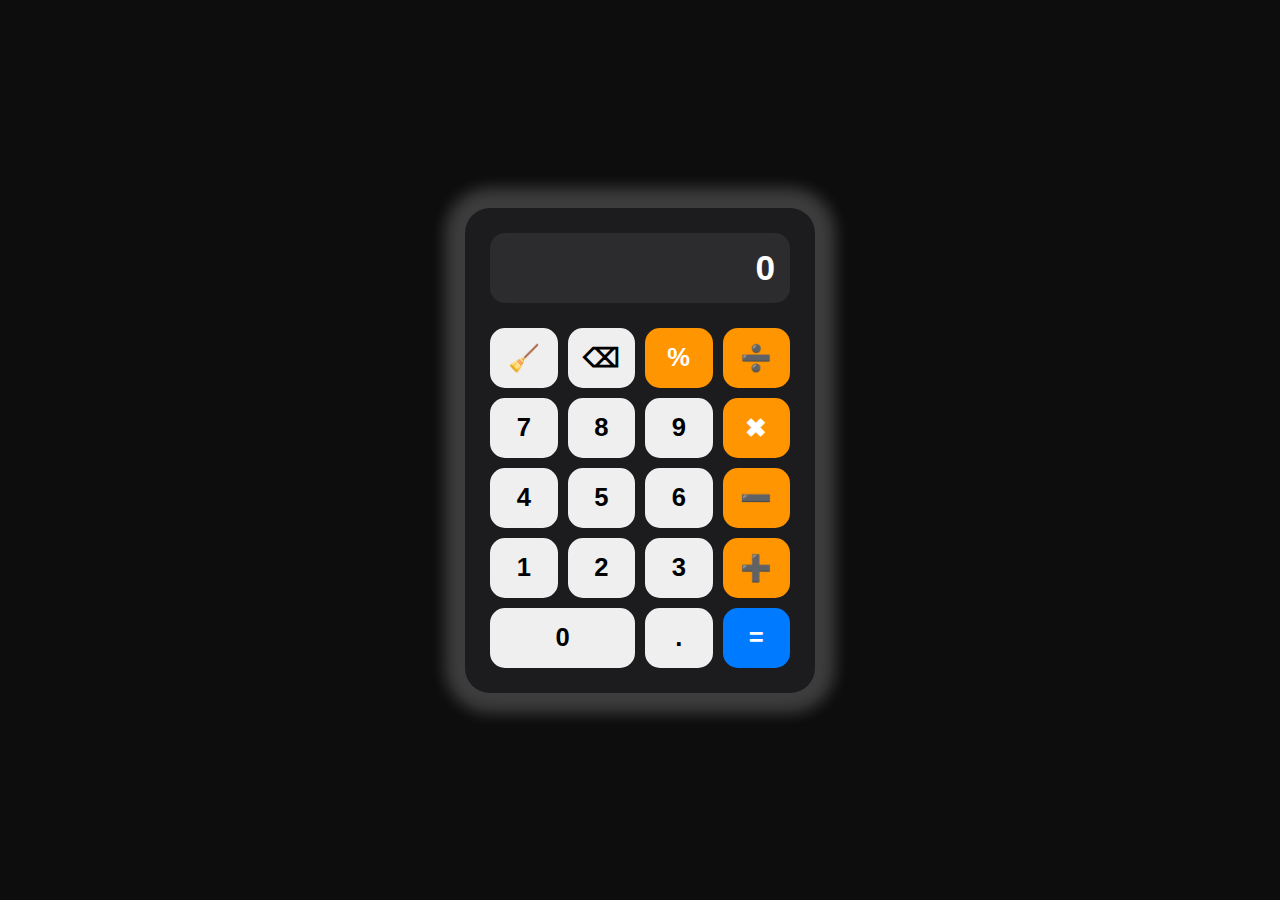
<file: calculator/index.html>
<!DOCTYPE html>
<html lang="en">
<head>
    <meta charset="UTF-8">
    <meta name="viewport" content="width=device-width, initial-scale=1.0">
    <title>Calculator</title>
    <link rel="stylesheet" href="style.css">

</head>
<body>
    <div class="calculator">
        <div class="display" id="display">0</div>
        <div class="buttons">
            <button class="btn" onclick="clearDisplay()">🧹</button>
            <button class="btn" onclick="deleteLast()">⌫</button>
            <button class="btn operator" onclick="appendCharacter('%')">%</button>
            <button class="btn operator" onclick="appendCharacter('÷')">➗</button>
            
            <button class="btn" onclick="appendCharacter('7')">7</button>
            <button class="btn" onclick="appendCharacter('8')">8</button>
            <button class="btn" onclick="appendCharacter('9')">9</button>
            <button class="btn operator" onclick="appendCharacter('×')">✖</button>
            
            <button class="btn" onclick="appendCharacter('4')">4</button>
            <button class="btn" onclick="appendCharacter('5')">5</button>
            <button class="btn" onclick="appendCharacter('6')">6</button>
            <button class="btn operator" onclick="appendCharacter('−')">➖</button>
            
            <button class="btn" onclick="appendCharacter('1')">1</button>
            <button class="btn" onclick="appendCharacter('2')">2</button>
            <button class="btn" onclick="appendCharacter('3')">3</button>
            <button class="btn operator" onclick="appendCharacter('+')">➕</button>
            
            <button class="btn" style="grid-column: span 2;" onclick="appendCharacter('0')">0</button>
            <button class="btn" onclick="appendCharacter('.')">.</button>
            <button class="btn equal" onclick="calculateResult()">=</button>
        </div>
    </div>
    <script src="script.js" defer></script>
</body>
</html>
</file>
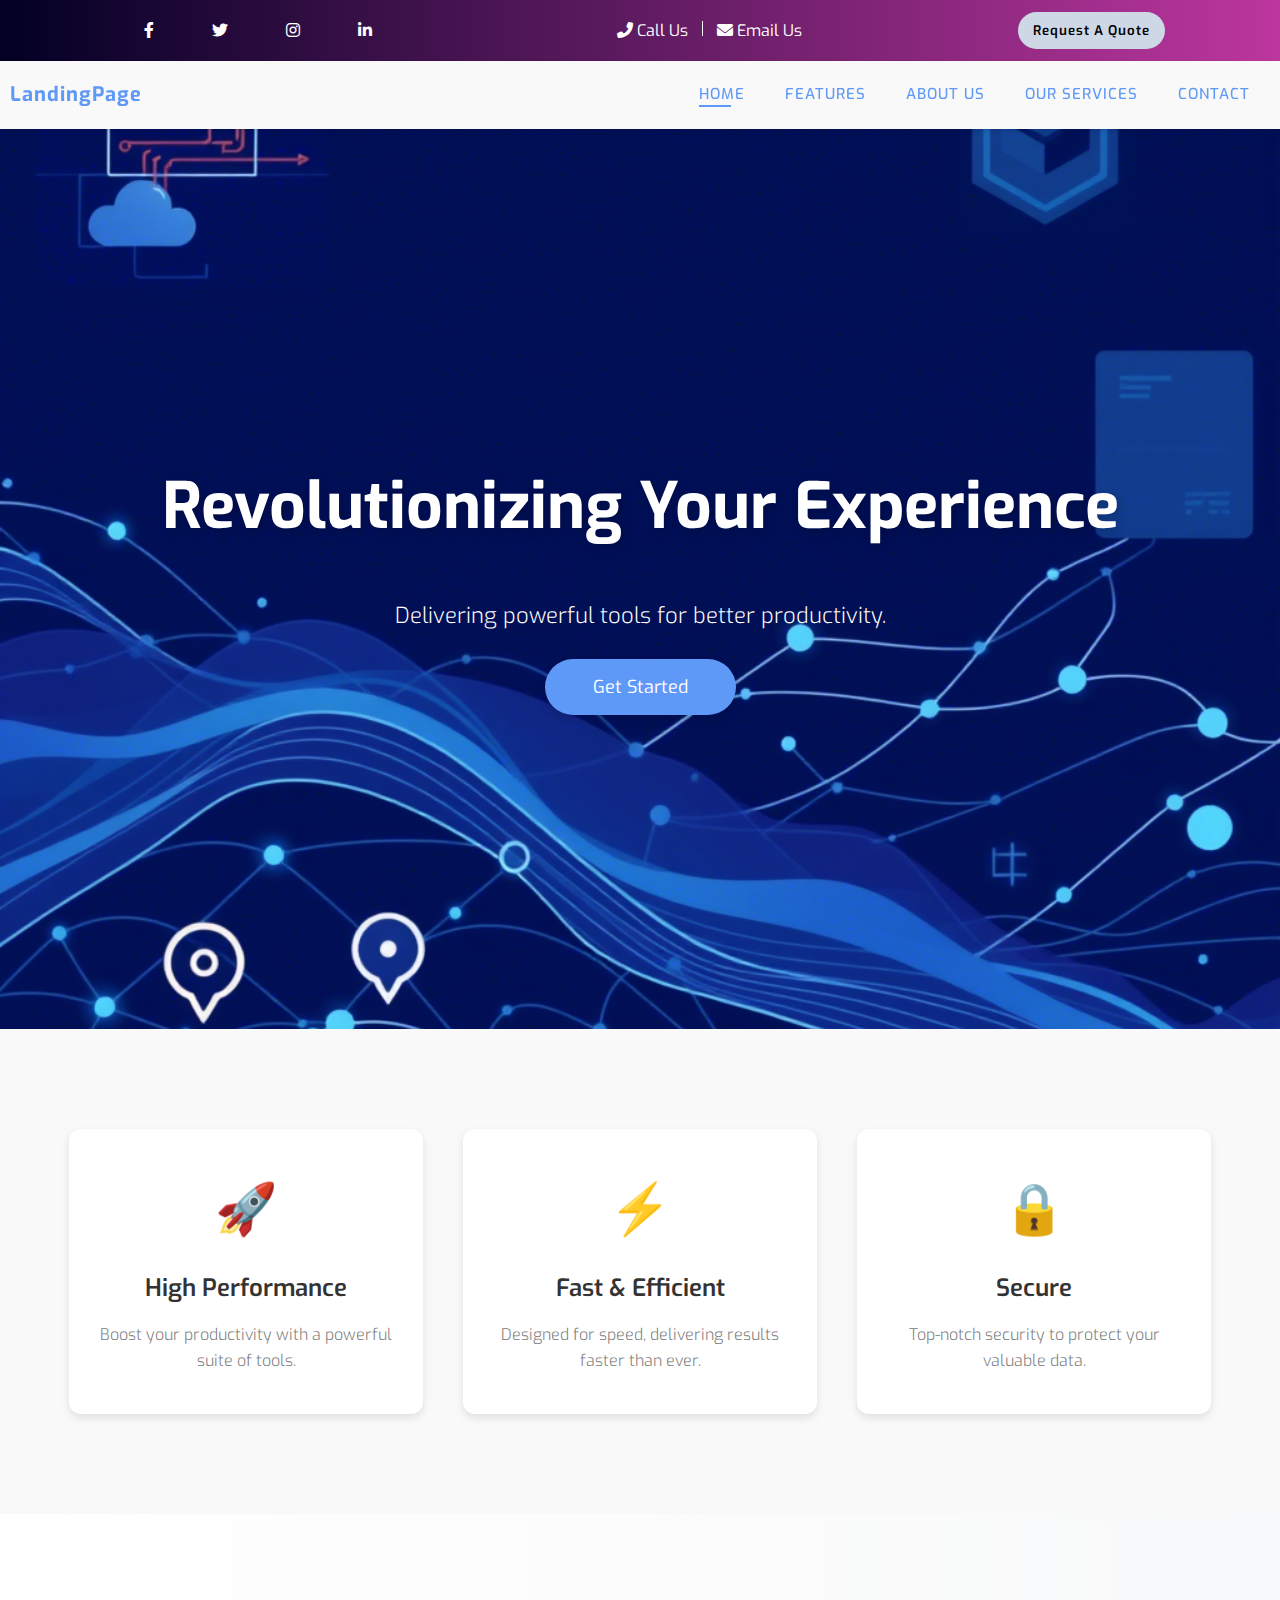
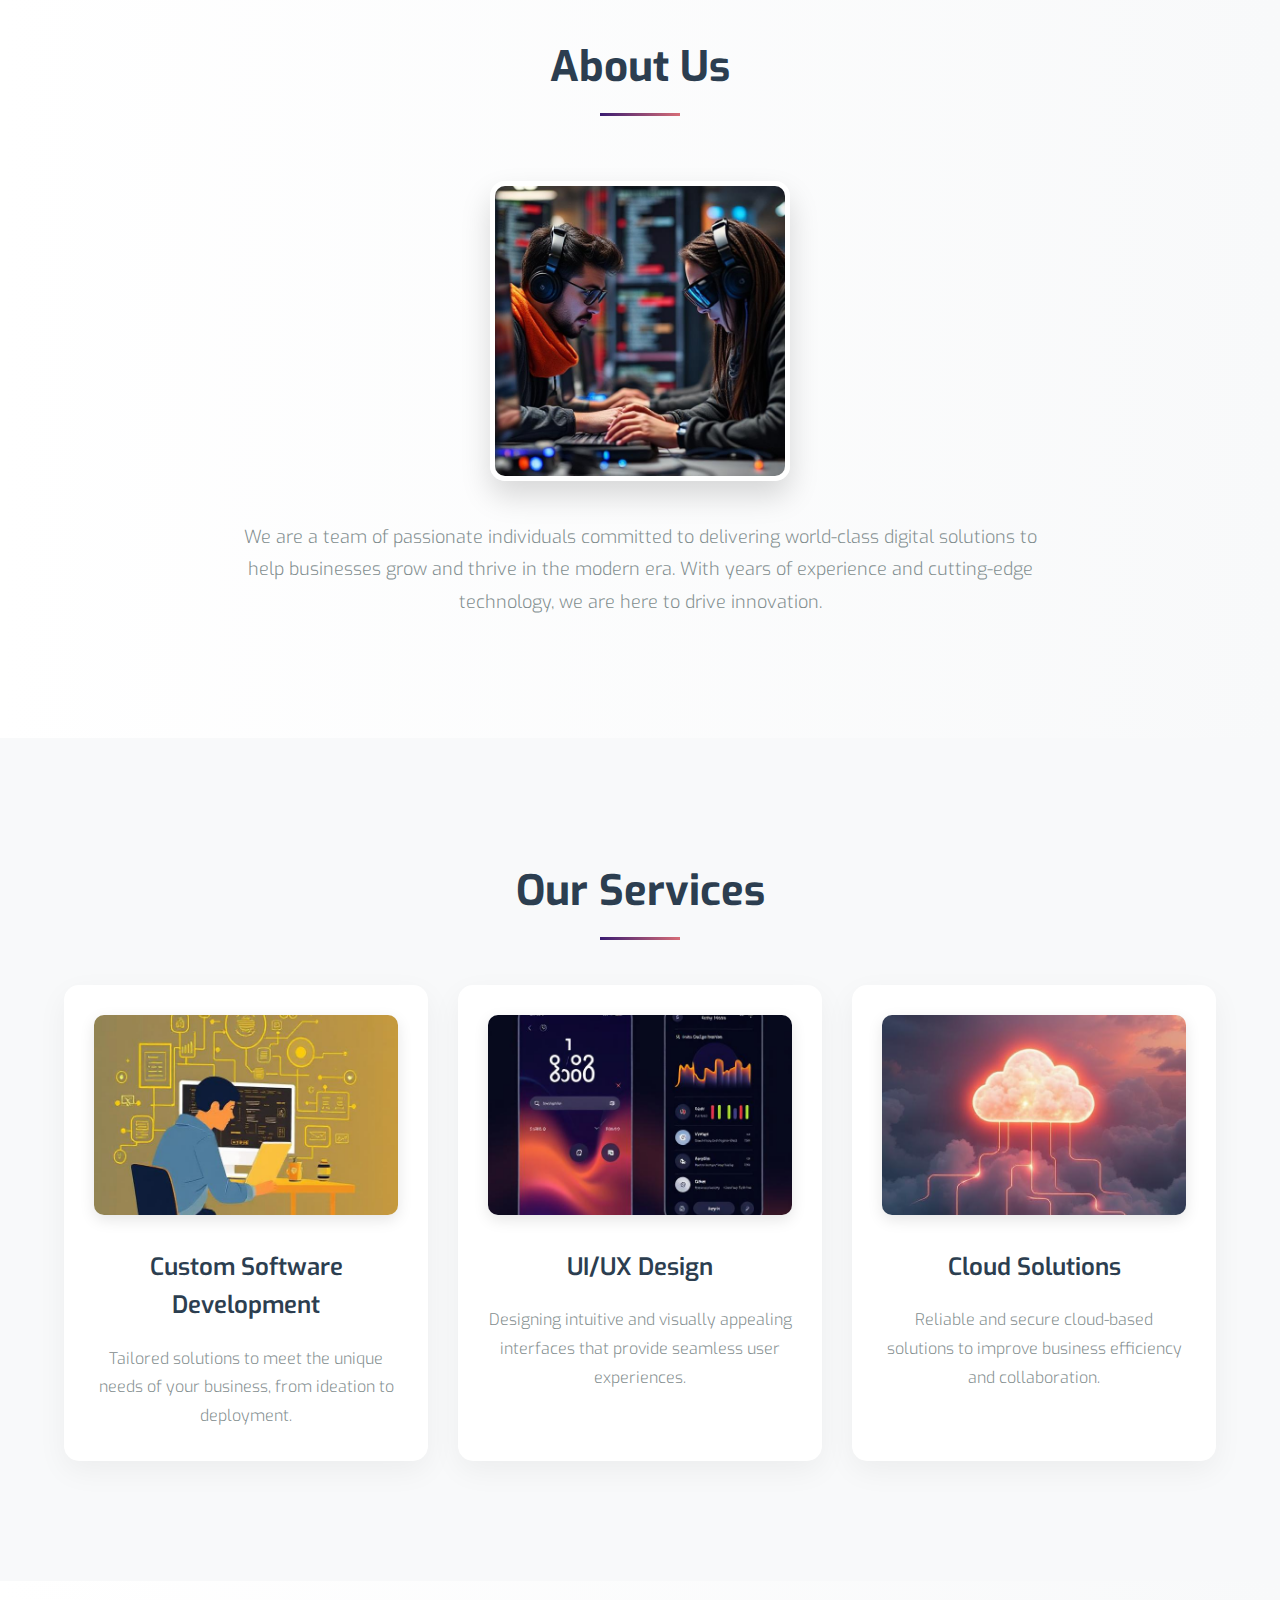
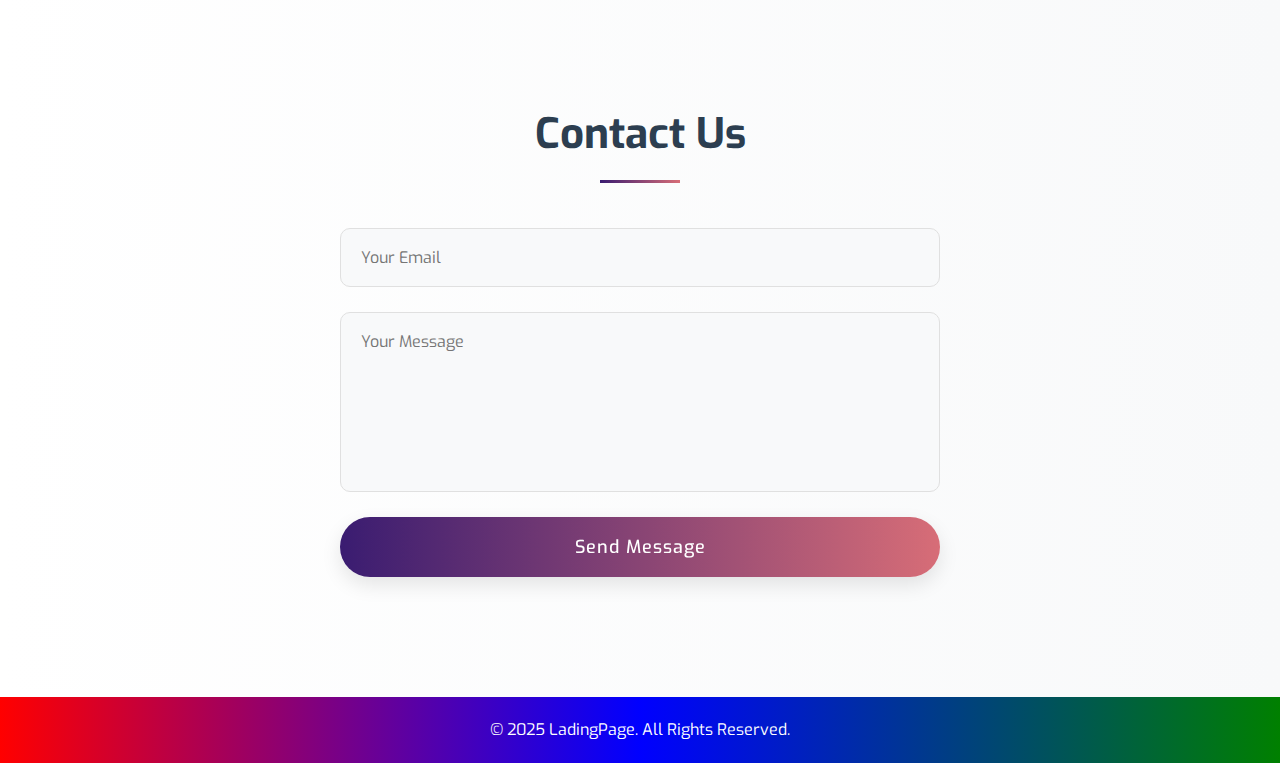
<file: LandingPage/index.html>
<!DOCTYPE html>
<html lang="en">
<head>
    <meta charset="UTF-8">
    <meta name="viewport" content="width=device-width, initial-scale=1.0">
    <title>Professional Landing Page</title>
    <link href="https://cdnjs.cloudflare.com/ajax/libs/font-awesome/6.0.0-beta3/css/all.min.css" rel="stylesheet">
    <link rel="stylesheet" href="Minified/styles.css">
</head>
<body>

    <!-- Navigation Bar -->
    <div class="contact_options">
        <div class="social_icons">
            <a href="https://www.facebook.com" target="_blank" class="social-icon">
                <i class="fab fa-facebook-f"></i>
            </a>
            <a href="https://twitter.com" target="_blank" class="social-icon">
                <i class="fab fa-twitter"></i>
            </a>
            <a href="https://www.instagram.com" target="_blank" class="social-icon">
                <i class="fab fa-instagram"></i>
            </a>
            <a href="https://www.linkedin.com" target="_blank" class="social-icon">
                <i class="fab fa-linkedin-in"></i>
            </a>
        </div>
        <div class="support_options">
            <a href="tel:+1234567890" class="contact-link">
                <i class="fas fa-phone-alt"></i> Call Us
            </a>
            <span></span>
            <a href="mailto:example@email.com" class="contact-link">
                <i class="fas fa-envelope"></i> Email Us
            </a>
        </div>
        <button id="quoteButton">Request A Quote</button>
    </div>

    <header id="header">
        <div class="logo">LandingPage</div>
        <nav>
            <ul>
                <li id="top"><a href="#home">Home</a></li>
                <li><a href="#features">Features</a></li>
                <li><a href="#about">About Us</a></li>
                <li><a href="#services">Our Services</a></li>
                <li><a href="#contact">Contact</a></li>
            </ul>
        </nav>
        
        <div class="hambugger" id="hambugger">
            <span></span><span></span><span></span>
        </div>
    </header>

    <!-- Menu Mobile -->

    <div class="mobile-menu">
     <div class="close-menu"><span></span><span></span></div>
     <ul>
        <li id="top"><a href="#home">Home</a></li>
        <li><a href="#features">Features</a></li>
        <li><a href="#about">About Us</a></li>
        <li><a href="#services">Our Services</a></li>
        <li><a href="#contact">Contact</a></li>

     </ul>
    </div>

    <!-- Hero Section -->
    <section id="home" class="hero">
        <div class="hero-content">
            <h1>Revolutionizing Your Experience</h1>
            <p>Delivering powerful tools for better productivity.</p>
            <a href="#contact" class="cta-btn">Get Started</a>
        </div>
    </section>

    <!-- Features Section -->
    <section id="features" class="features">
        <div class="feature-card">
            <div class="icon">🚀</div>
            <h3>High Performance</h3>
            <p>Boost your productivity with a powerful suite of tools.</p>
        </div>
        <div class="feature-card">
            <div class="icon">⚡</div>
            <h3>Fast & Efficient</h3>
            <p>Designed for speed, delivering results faster than ever.</p>
        </div>
        <div class="feature-card">
            <div class="icon">🔒</div>
            <h3>Secure</h3>
            <p>Top-notch security to protect your valuable data.</p>
        </div>
    </section>

    <!-- About Us Section -->
    <section id="about" class="about">
        <div class="about-content">
            <h2>About Us</h2>
            <div class="about-info">
                <img src="assets/images/team_photo.jpg" alt="Our Team" class="about-img">
                <p>We are a team of passionate individuals committed to delivering world-class digital solutions to help businesses grow and thrive in the modern era. With years of experience and cutting-edge technology, we are here to drive innovation.</p>
            </div>
        </div>
    </section>

    <!-- Our Services Section -->
    <section id="services" class="services">
        <h2>Our Services</h2>
        <div class="services-inner">
            <div class="service-card">
                <img src="assets/images/software_development.jpg" alt="Custom Software Development" class="service-image">
                <h3>Custom Software Development</h3>
                <p>Tailored solutions to meet the unique needs of your business, from ideation to deployment.</p>
            </div>
            <div class="service-card">
                <img src="assets/images/ui-ux-design-ai-image.jpg" alt="UI/UX Design" class="service-image">
                <h3>UI/UX Design</h3>
                <p>Designing intuitive and visually appealing interfaces that provide seamless user experiences.</p>
            </div>
            <div class="service-card">
                <img src="assets/images/cloud-solutions.jpg" alt="Cloud Solutions" class="service-image">
                <h3>Cloud Solutions</h3>
                <p>Reliable and secure cloud-based solutions to improve business efficiency and collaboration.</p>
            </div>
        </div>
    </section>

    <!-- Contact Section -->
    <section id="contact" class="contact">
        <h2>Contact Us</h2>
        <form action="#" method="post">
            <input type="email" placeholder="Your Email" required>
            <textarea placeholder="Your Message" required></textarea>
            <button type="submit">Send Message</button>
        </form>
    </section>

    <!-- Footer -->
    <footer>
        <p>&copy; 2025 LadingPage. All Rights Reserved.</p>
    </footer>

    <!-- Modal Structure -->
<div id="quoteModal" class="modal">
    <div class="modal-content">
        <h2>Request A Quote</h2>
        <form action="#" method="post">
            <input type="text" placeholder="Your Name" required>
            <input type="email" placeholder="Your Email" required>
            <textarea placeholder="Your Message" required></textarea>
            <button type="submit">Submit</button>
        </form>
    </div>
</div>


    <script src="Minified/script.js"></script>
</body>
</html>
</file>
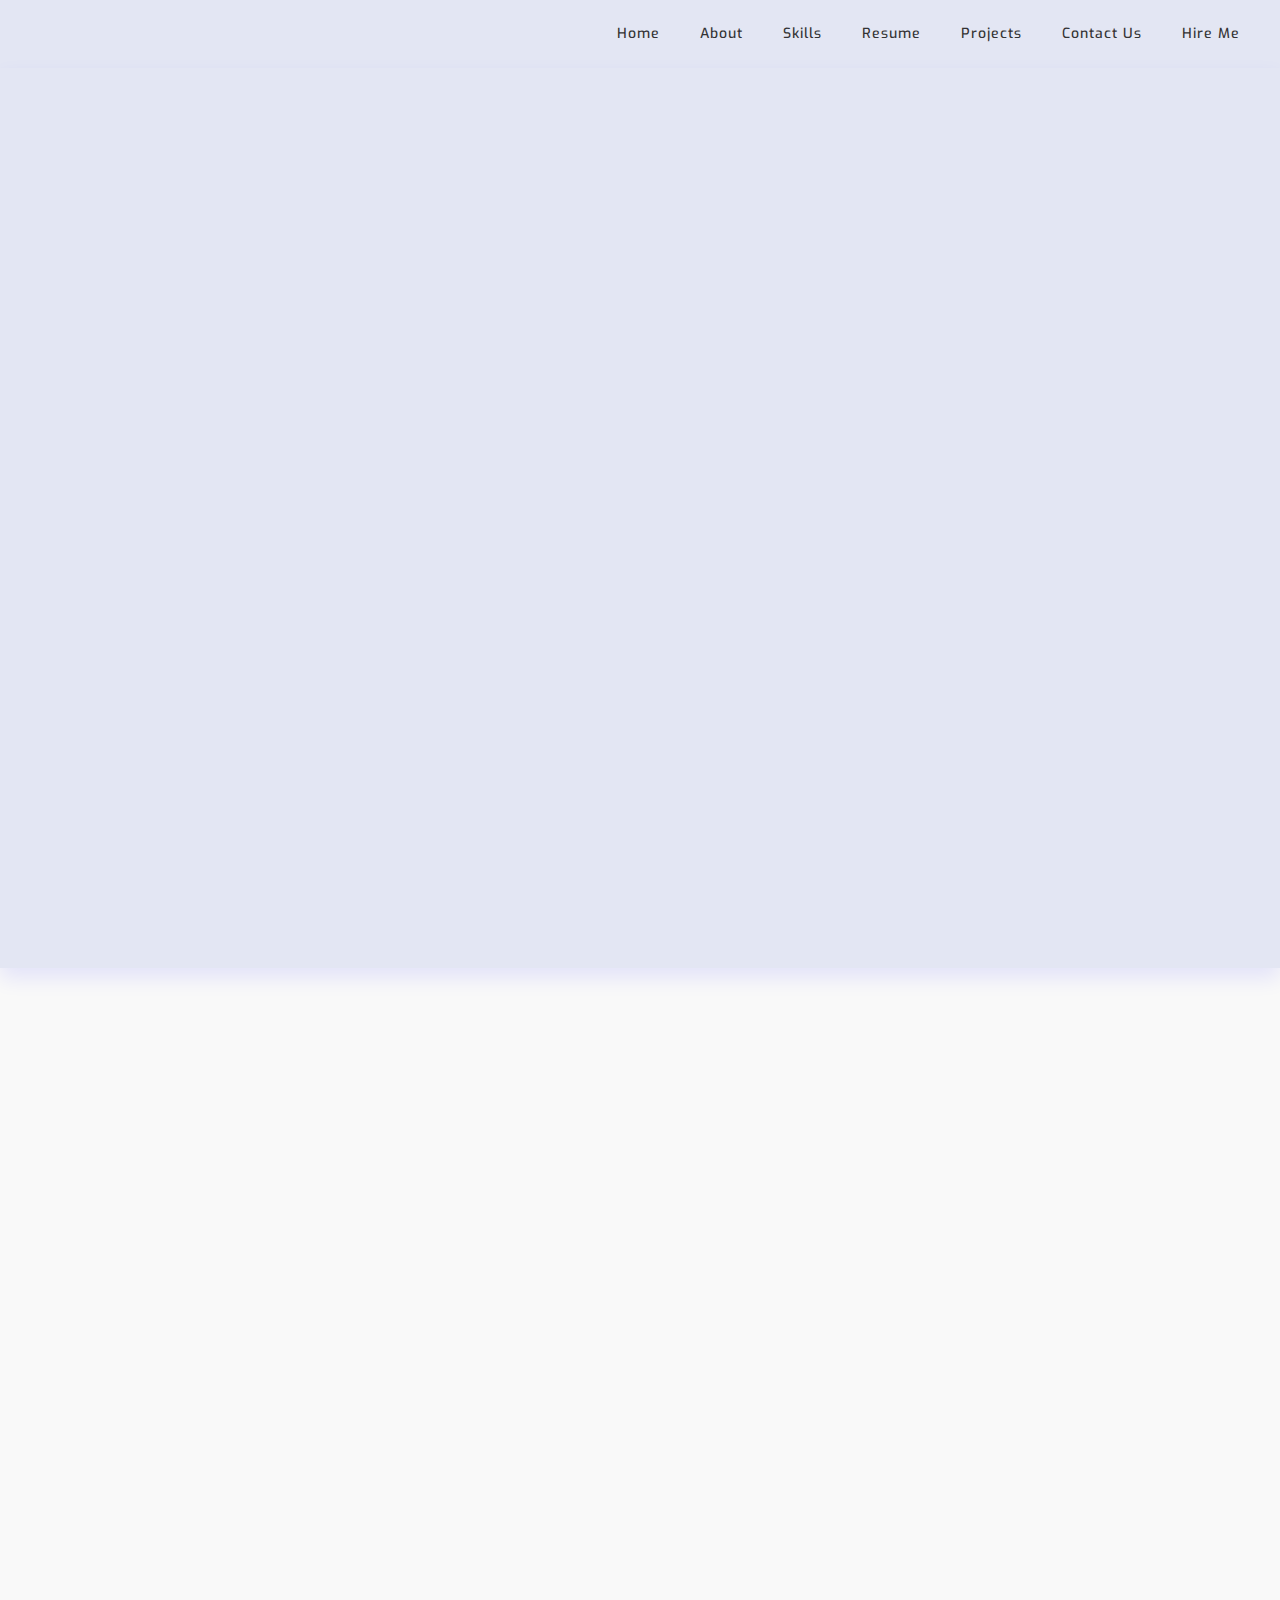
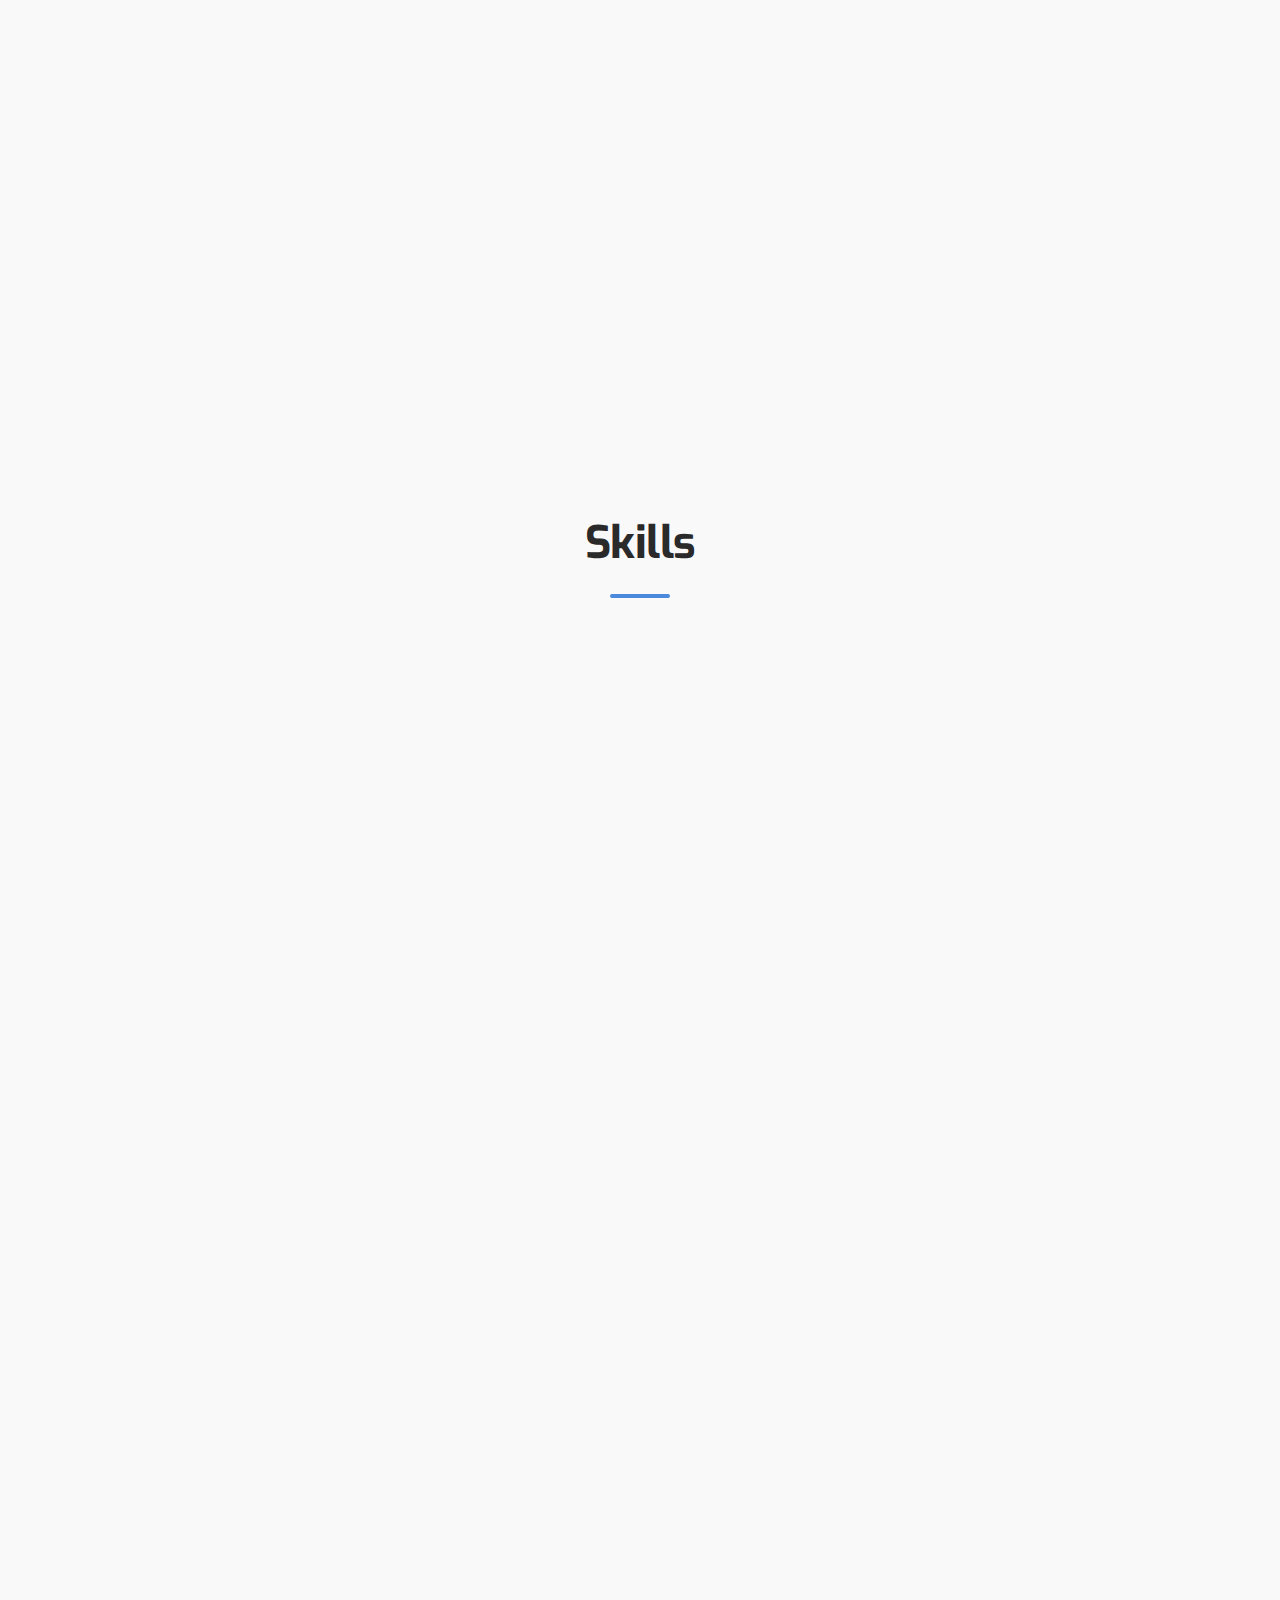
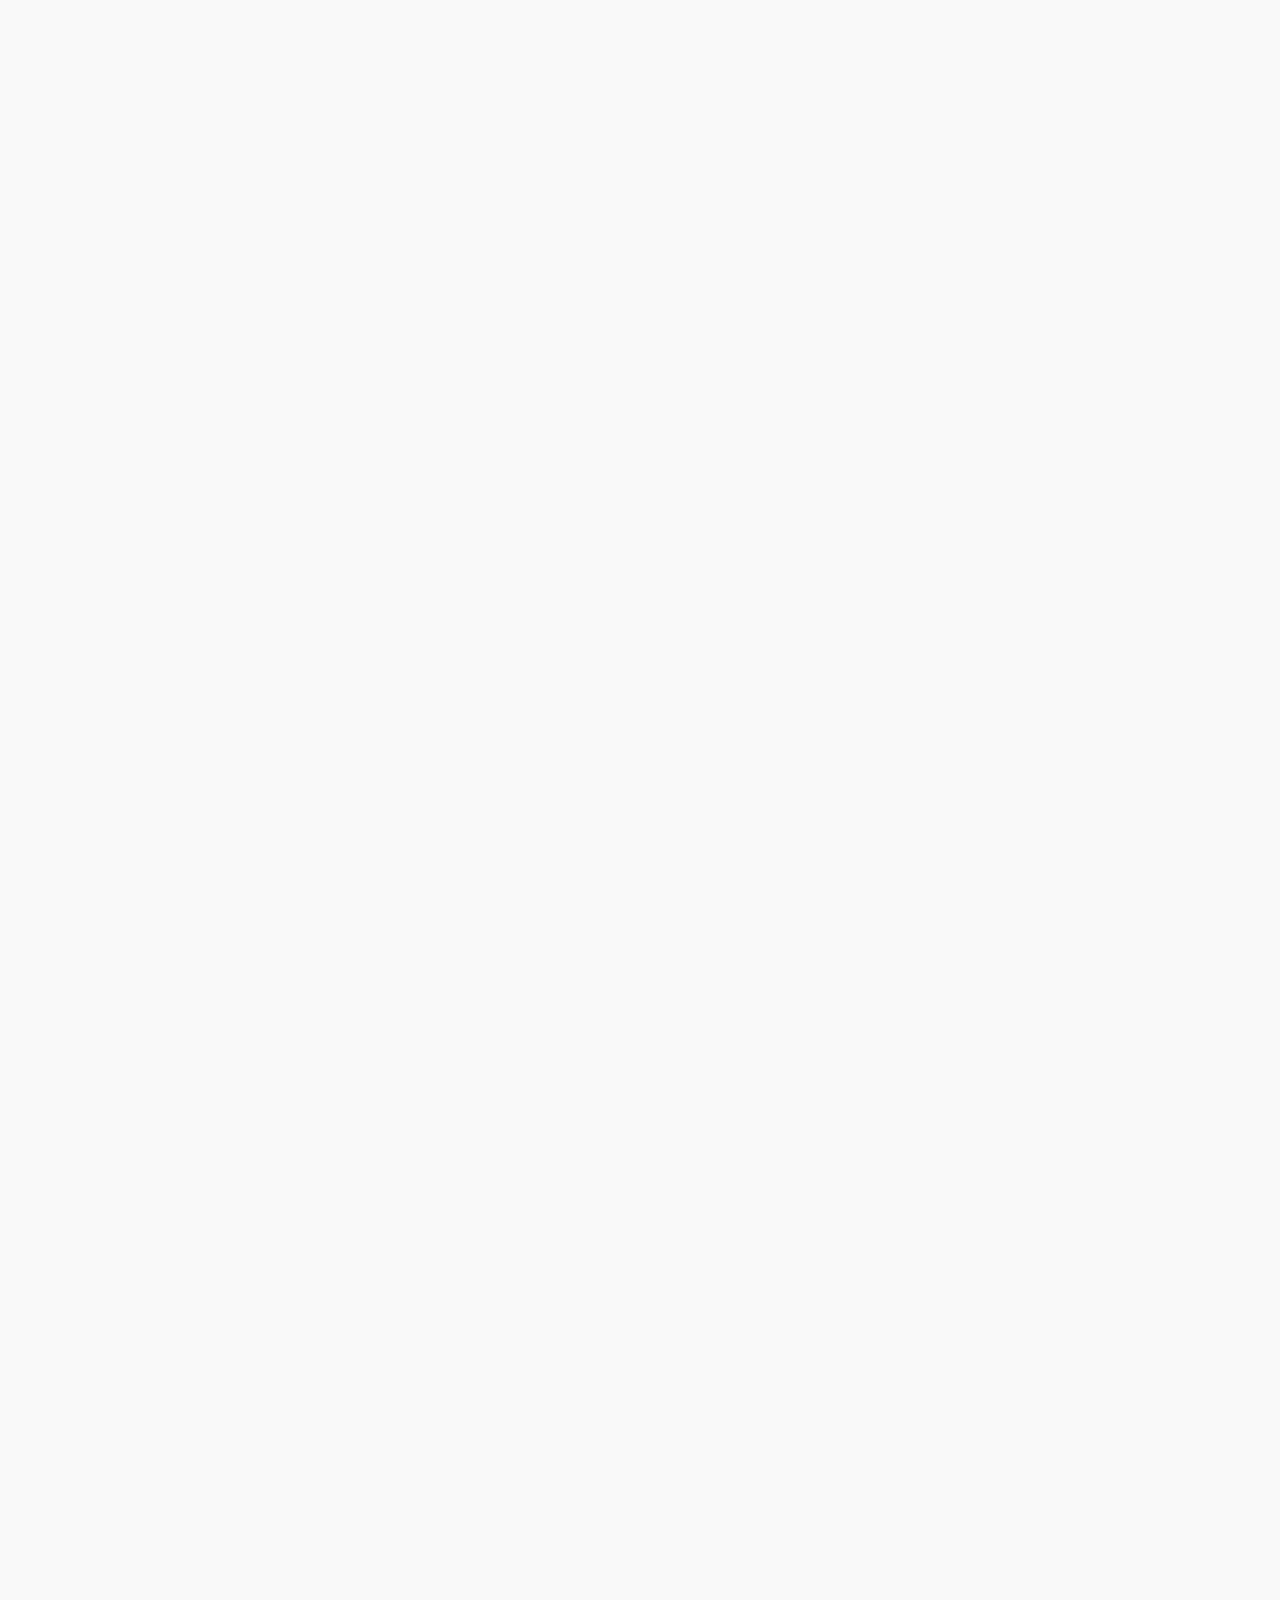
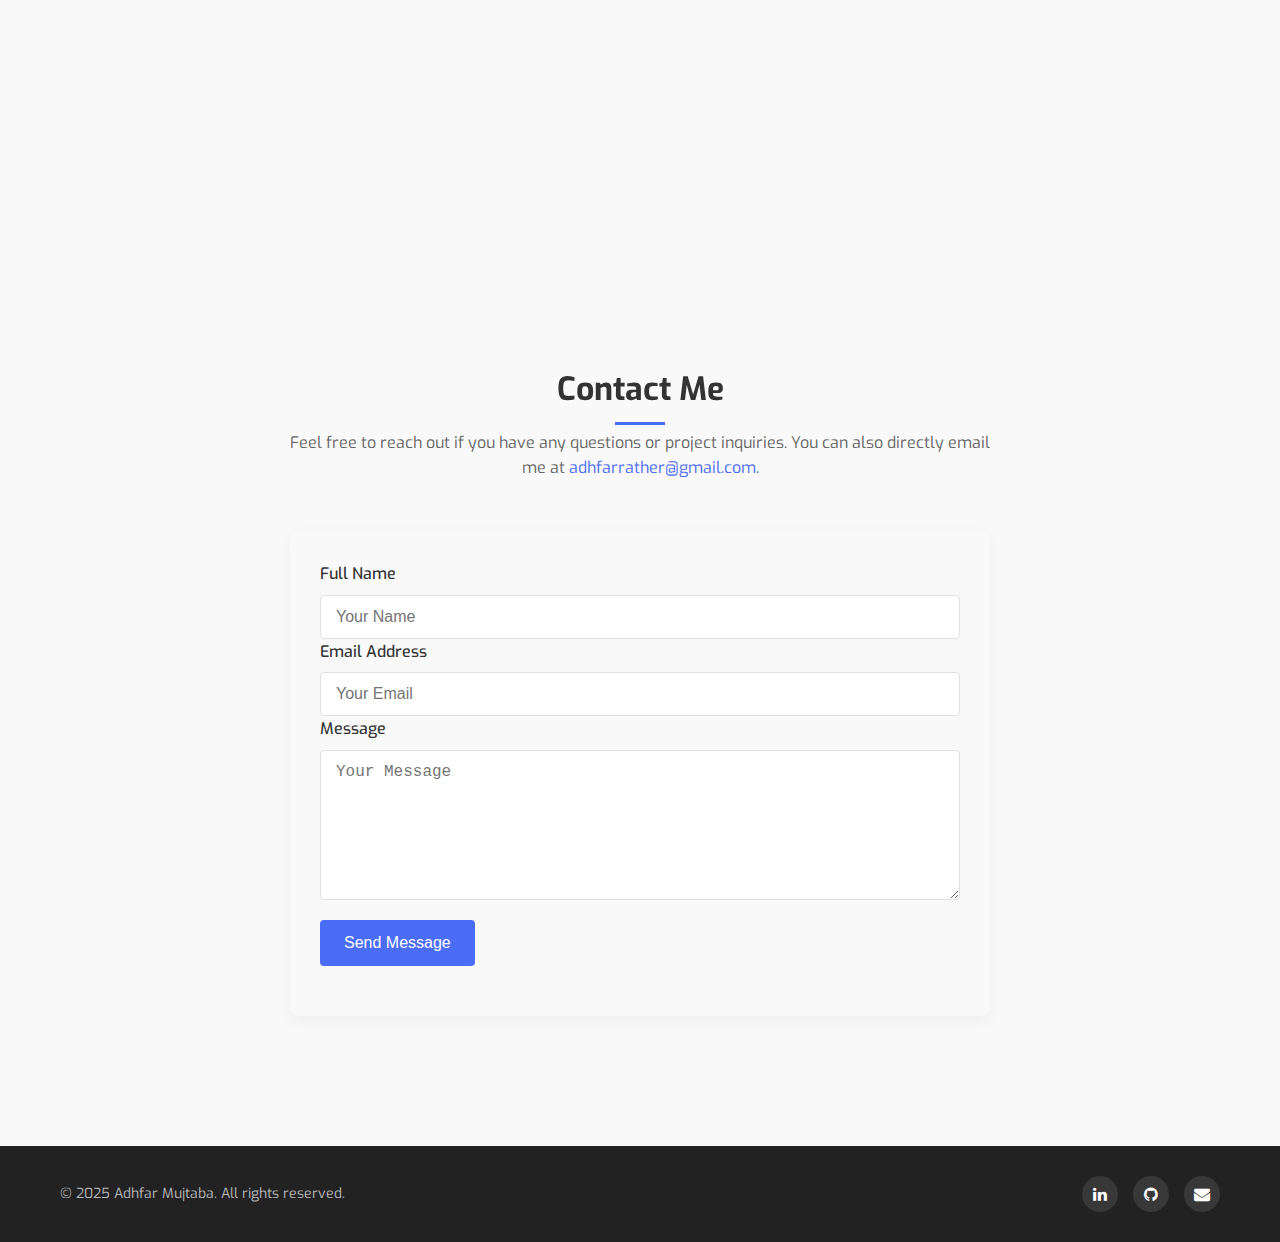
<file: Portfolio/index.html>
<!DOCTYPE html>
<html lang="en">
<head>
    <meta charset="UTF-8">
    <meta name="viewport" content="width=device-width, initial-scale=1.0">
    
    <link rel="preconnect" href="https://fonts.googleapis.com">
    <link rel="preconnect" href="https://fonts.gstatic.com" crossorigin>
    <link href="https://fonts.googleapis.com/css2?family=Exo:ital,wght@0,100..900;1,100..900&family=Poppins:ital,wght@0,100;0,200;0,300;0,400;0,500;0,600;0,700;0,800;0,900;1,100;1,200;1,300;1,400;1,500;1,600;1,700;1,800;1,900&family=Quicksand:wght@300..700&family=Urbanist:ital,wght@0,100..900;1,100..900&display=swap" rel="stylesheet">
    <link rel="stylesheet" href="https://cdnjs.cloudflare.com/ajax/libs/font-awesome/4.7.0/css/font-awesome.min.css">
    <link rel="stylesheet" href="Minified/styles.css">

    <title>Adhfar Mujtaba -Portfolio</title>
</head>
<body>
    
    <div class="side-menu" id="sideMenu">
        <div id="sideMenuClose">
            <span></span>
            <span></span>
        </div>
        <div class="side-menu-body">
            <ul>
                <li><a href="#home" id="sideMenuLink">Home</a></li>
                <li><a href="#about" id="sideMenuLink">About</a></li>
                <li><a href="#skills" id="sideMenuLink">Skills</a></li>
                <li><a href="#resume" id="sideMenuLink">My Resume</a></li>
                <li><a href="#projects" id="sideMenuLink">Projects</a></li>
                <li><a href="#contact">Contact Us</a></li>
            </ul>
        </div>
    
    </div>

    <!-- main section -->

    <main id="main">


     <!-- header section -->

    <header id="header">
        
        <div class="hambugger" id="hambugger"><span></span><span></span><span></span></div>
        <div class="logo">Adhfar <span>Mujtaba</span></div>
        <nav>
            <ul>
                <li><a href="#home">Home</a></li>
                <li><a href="#about">About</a></li>
                <li><a href="#skills">Skills</a></li>
                <li><a href="#resume">Resume</a></li>
                <li><a href="#projects">Projects</a></li>
                <li><a href="#contact">Contact Us</a></li>
                <li><a href="#" id="hireMe">Hire Me</a></li>

            </ul>
        </nav>
        <button id="hireMe">Hire Me</button>

    </header>

       <!-- hire me model -->

    <div class="model-hireme" id="modelHireMe">
        <div class="model-hireme-content" id="hireMeContent">
            <div class="closeBtn_hireMe" id="closeMeBtn"><span></span><span></span></div>

            <div class="model-header"><span></span>
            </div>

            <div class="model-body">
                <div class="hire-me-container">
                    <img src="assets/AdhfarMujtaba2.PNG" alt="AdhfarMujtaba">
                    <h2>Ready to Work Together?</h2>
                    <p>
                        Let's bring your vision to life. I am available for freelance projects, full-time opportunities, or collaborations. Feel free to reach out!
                    </p>
                    <div class="hire-me-btn-container">
                        <a href="mailto:your-email@example.com" class="hire-me-btn">Contact Me</a>
                    </div>
                </div>
            </div>
        </div>
    </div>

    
    <!-- hero section  -->

    <section class="hero-section" id="home">
        <div class="intro">
            <h2 class="intro-title" id="devName">Adhfar Mujtaba</h2>
            <h4 class="intro-an">I am Proffesional Web Developer <br> <span>   Designer || Programer </span></h4>
            <p>Creating innovative, responsive, and user-friendly web solutions</p>
            <button onclick="window.open('https://drive.google.com/file/d/1NQVH8NeAjK2Jnc0t12RrZnDf0GgQfnc0/view?usp=drive_link', '_blank')">
                My Resume
              </button>
              
        </div>
        <div class="hero-image">
            <img src="assets/AdhfarMujtaba.png" alt="Adhfar Mujtaba">
        </div>
    </section>

    <section class="about" id="about">
        <h2>About</h2>
        <hr>
        <p>
            Hi! I'm Adhfar Mujtaba, a passionate and detail-oriented Web Developer, Designer, and Programmer. With a strong foundation in front-end and back-end development, I specialize in creating dynamic, user-friendly websites that combine aesthetic appeal with functionality. My focus is always on delivering seamless user experiences while staying up-to-date with the latest web technologies. I’m always excited to take on new challenges and craft solutions that make an impact!
        </p>
        <div class="detail-section">
            <div class="detail-img">
                <img src="assets/AdhfarMujtaba2.PNG" alt="Adhfar Mujtaba">
            </div>
            <div class="info">
                <h2>front-end Developer<br> | Designer | Programmer</h2>
                <div class="profile-info">
                    <div class="left">
                        <p><span>➤ <strong>Birthday:</strong></span> 21 Now 1999</p>
                        <p><span>➤ <strong>Website:</strong></span> <a href="#">www.adhfarmujtaba.com</a></p>
                        <p><span>➤ <strong>Phone:</strong></span> +91 8494011335</p>
                        <p><span>➤ <strong>City:</strong></span> Srinagar Jammu and Kashmir, India</p>
                    </div>
                    <div class="right">
                        <p><span>➤ <strong>Age:</strong></span> 25</p>
                        <p><span>➤ <strong>Degree:</strong></span> Btech</p>
                        <p><span>➤ <strong>Email:</strong></span> <a href="mailto:adhfarrather@gmail.com">adhfarrather@gamil.com</a></p>
                        <p><span>➤ <strong>Freelance:</strong></span> Available</p>
                    </div>
                </div>
            </div>
        </div>
    </section>

    <section class="skills" id="skills">
        <h2>Skills</h2>
        <hr>
        <div class="skill-list">
            <div class="skill">
                <h3 data-percent="90%">HTML</h3>
                <div class="skill-bar">
                    <div class="skill-progress html" data-skill-level="90"></div>
                </div>
            </div>
            <div class="skill">
                <h3 data-percent="80%">CSS</h3>
                <div class="skill-bar">
                    <div class="skill-progress css" data-skill-level="80"></div>
                </div>
            </div>
            <div class="skill">
                <h3 data-percent="70%">JavaScript</h3>
                <div class="skill-bar">
                    <div class="skill-progress javascript" data-skill-level="70"></div>
                </div>
            </div>
            <div class="skill">
                <h3 data-percent="85%">React</h3>
                <div class="skill-bar">
                    <div class="skill-progress react" data-skill-level="85"></div>
                </div>
            </div>
            <div class="skill">
                <h3 data-percent="75%">Node.js</h3>
                <div class="skill-bar">
                    <div class="skill-progress nodejs" data-skill-level="75"></div>
                </div>
            </div>
        </div>
    </section>


    <section class="resume-container" id="resume">
        <h1 class="resume-title">Resume</h1>
        <p class="resume-subtitle">
            Hi! I'm Adhfar Mujtaba, a passionate and detail-oriented Web Developer, Designer, and Programmer. With a strong foundation in front-end and back-end development, I specialize in creating dynamic, user-friendly websites that combine aesthetic appeal with functionality. 
        </p>
        <div class="resume-content">
            <!-- Left Section -->
            <div class="resume-section">
                <h2>Summary</h2>
                <div class="timeline">
                    <div class="timeline-item">
                        <span class="dot"></span>
                        <h3>Adhfar Mujtaba</h3>
                        <p>
                            <em>A passionate Web Developer with expertise in front-end and back-end development. I specialize in Core Java, JSP, Servlets, and database integration to create dynamic, user-friendly websites. Always eager to tackle new challenges and craft impactful solutions!</em>
                        </p>
                        <ul>
                            <li>Srinagar Jammu and Kashmir, India</li>
                            <li>+91 8494011335</li>
                            <li>adhfarrather@gmail.com</li>
                        </ul>
                    </div>
                </div>
                <h2>Education</h2>
                <div class="timeline">
                    <div class="timeline-item">
                        <span class="dot"></span>
                        <h3>10th</h3>
                        <p><strong>2015 - 2016</strong></p>
                        <p>Al-Ghazali School Srinagar</p>
                    </div>
                    <div class="timeline-item">
                        <span class="dot"></span>
                        <h3>12th</h3>
                        <p><strong>2016 - 2017</strong></p>
                        <p>Salfia School Srinagar</p>
                    </div>
                    <div class="timeline-item">
                        <span class="dot"></span>
                        <h3>Btech-Cse</h3>
                        <p><strong>2018 - 2022</strong></p>
                        <p>Maharishi Markendeswar University</p>
                    </div>
                </div>
            </div>
            <!-- Right Section -->
            <div class="resume-section" id="resume">
                <h2>Projects</h2>
                <div class="timeline">
                    <div class="timeline-item">
                        <span class="dot"></span>
                        <h3>News Portal</h3>
                        <p><strong>Technologies Used: HTML, CSS, JavaScript</strong></p>
                        <ul>
                            <li>A dynamic news portal where users can view the latest headlines and news articles. Integrated custom JavaScript features for article filtering and categorization.</li>
                          
                        </ul>
                    </div>

                    <div class="timeline-item">
                        <span class="dot"></span>
                        <h3>Portfolio Website</h3>
                        <p><strong>Technologies Used: HTML, CSS, JavaScript</strong></p>
                        <ul>
                            <li>Created a personal portfolio to showcase web development skills, projects, and experience, utilizing responsive design for a seamless experience across all devices.</li>
                          
                        </ul>
                    </div>

                    <div class="timeline-item">
                        <span class="dot"></span>
                        <h3>Landing Pages</h3>
                        <p><strong>Technologies Used: HTML, CSS, JavaScript</strong></p>
                        <ul>
                            <li>Designed multiple landing pages with clean, modern designs to drive user engagement and conversions, utilizing CSS animations and JavaScript interactions.</li>
                          
                        </ul>
                    </div>

                    <div class="timeline-item">
                        <span class="dot"></span>
                        <h3>News Portal -SPA</h3>
                        <p><strong>Technologies Used: Next.js, php, MySQL</strong></p>
                        <ul>
                            <li>dynamic news portal where users can view the latest headlines and news articles. filtering and categorization and tags , profile system create posts and edit and delete posts</li>
                          
                        </ul>
                    </div>

                    <div class="timeline-item">
                        <span class="dot"></span>
                        <h3>PixoCoud Cloud Storage System</h3>
                        <p><strong>Technologies Used: React Ionic, php, MySQL</strong></p>
                        <ul>
                            <li>A cloud-based system for storing, managing, and viewing media files. Integrated FFmpeg for video transcoding and DigitalOcean for secure cloud storage. Features include a custom video player, file Bin system, pull-to-refresh, and an iOS-style theme for a seamless mobile experience.</li>
                          
                        </ul>
                    </div>
                </div>
            </div>
        </div>
    </section>


    <section id="projects" class="projects-section">
        <div class="section-title">
            <h2>My Projects</h2>
            <p>Explore some of my exciting projects</p>
        </div>
        <div class="projects-container">
            <div class="project-card">
                <img src="assets/project1.png" alt="Project 1">
                <div class="project-info">
                    <h3>Project One</h3>
                    <p>A modern web application designed to streamline tasks.</p>
                    <a href="#" class="project-link">View Details</a>
                </div>
            </div>
            <div class="project-card">
                <img src="assets/project2.png" alt="Project 2">
                <div class="project-info">
                    <h3>Project Two</h3>
                    <p>A mobile app that helps with daily task management.</p>
                    <a href="#" class="project-link">View Details</a>
                </div>
            </div>
            <div class="project-card">
                <img src="assets/project3.png" alt="Project 3">
                <div class="project-info">
                    <h3>Project Three</h3>
                    <p>An e-commerce platform for seamless online shopping.</p>
                    <a href="#" class="project-link">View Details</a>
                </div>
            </div>
        </div>
    </section>

    <section id="contact" class="contact-section">
        <div class="section-title">
            <h2>Contact Me</h2>
            <p>Feel free to reach out if you have any questions or project inquiries. You can also directly email me at <a href="mailto:adhfarrather@gmail.com">adhfarrather@gmail.com</a>.</p>
        </div>
        <div class="contact-form-container">
            <form action="mailto:adhfarrather@gmail.com" method="POST" enctype="multipart/form-data" class="contact-form">
                <div class="form-group">
                    <label for="name">Full Name</label>
                    <input type="text" id="name" name="name" placeholder="Your Name" required>
                </div>
                <div class="form-group">
                    <label for="email">Email Address</label>
                    <input type="email" id="email" name="email" placeholder="Your Email" required>
                </div>
                <div class="form-group">
                    <label for="message">Message</label>
                    <textarea id="message" name="message" placeholder="Your Message" required></textarea>
                </div>
                <button type="submit" class="submit-btn">Send Message</button>
            </form>
        </div>
    </section>

    <footer class="footer">
        <div class="footer-content">
            <div class="footer-left">
                <p>&copy; 2025 Adhfar Mujtaba. All rights reserved.</p>
            </div>
            <div class="footer-right">
                <ul class="social-links">
                    <li><a href="https://www.linkedin.com/in/adhfarmujtaba" target="_blank"><i class="fa fa-linkedin"></i></a></li>
                    <li><a href="https://github.com/adhfarmujtaba" target="_blank"><i class="fa fa-github"></i></a></li>
                    <li><a href="mailto:adhfarrather@gmail.com"><i class="fa fa-envelope"></i></a></li>
                </ul>
            </div>
        </div>
    </footer>
    

    <div class="arrowtop" id="arrowTop">
        <img src="assets/angle-up.svg">

        <span class="tooltip">Scroll to top</span>
    </div>


    </main>


    <script src="Minified/script.js" defer></script>

</body>
</html>
</file>
<file: calculator/style.css>
* {
    box-sizing: border-box;
    margin: 0;
    padding: 0;
}
body {
    display: flex;
    justify-content: center;
    align-items: center;
    height: 100vh;
    background-color: #0d0d0d;
    font-family: 'Poppins', sans-serif;
}
.calculator {
    width: 350px;
    background: #1c1c1e;
    padding: 25px;
    border-radius: 25px;
    box-shadow: 0px 0px 15px 20px rgba(255, 255, 255, 0.2);
    text-align: center;
}
.display {
    width: 100%;
    height: 70px;
    background: #2c2c2e;
    color: white;
    font-size: 2.2rem;
    text-align: right;
    padding: 15px;
    border-radius: 15px;
    margin-bottom: 25px;
    font-weight: bold;
    overflow: hidden;
    white-space: nowrap;
}
.buttons {
    display: grid;
    grid-template-columns: repeat(4, 1fr);
    gap: 10px;
}
.btn {
    width: 100%;
    height: 60px;
    font-size: 1.6rem;
    border: none;
    border-radius: 15px;
    cursor: pointer;
    transition: 0.3s;
    display: flex;
    justify-content: center;
    align-items: center;
    font-weight: bold;
}
.btn:hover {
    background: #3a3a3c;
}
.operator {
    background: #ff9500;
    color: white;
}
.operator:hover {
    background: #e08900;
}
.equal {
    background: #007aff;
    color: white;
}
.equal:hover {
    background: #005ecb;
}
</file>
<file: LandingPage/Minified/styles.css>
@import url(https://fonts.googleapis.com/css2?family=Exo:ital,wght@0,100..900;1,100..900&family=Poppins:ital,wght@0,100;0,200;0,300;0,400;0,500;0,600;0,700;0,800;0,900;1,100;1,200;1,300;1,400;1,500;1,600;1,700;1,800;1,900&family=Quicksand:wght@300..700&family=Urbanist:ital,wght@0,100..900;1,100..900&display=swap);.contact_options,header{position:sticky;display:flex}header .logo,header nav ul li a{color:#5f99f7;letter-spacing:1px}.contact_options button,.mobile-menu,header{transition:.3s ease-in-out}.mobile-menu li a,header{width:100%;padding:20px 10px}.feature-card,.hero,.mobile-menu ul{text-align:center}.about-content h2,.contact h2,.services h2{display:inline-block;font-family:Exo,sans-serif}*{margin:0;padding:0;box-sizing:border-box;font-family:Exo,serif}body{color:#333;line-height:1.6}a{text-decoration:none;color:inherit}.contact_options{justify-content:space-around;align-items:center;background:linear-gradient(90deg,#020024 0,#bc369e 100%,#00d4ff 100%);padding:12px;top:0;z-index:1}.mobile-menu,.modal{z-index:200;visibility:hidden}.contact_options .social_icons a{color:#fff;margin:0 29px}.contact_options .social_icons{display:flex;align-items:center}.contact_options .support_options .contact-link{color:#fff;margin:0 10px}.contact_options .support_options span{width:1px;height:15px;background:#f9f9f9;display:inline-block}.contact_options button{background:#cdd7e6;outline:0;border:none;padding:10px 15px;border-radius:20px;font-weight:600;letter-spacing:1px}.contact_options button:hover{cursor:pointer;transform:scale(1.02);box-shadow:0 0 5px 5px #00d4ff}header{background-color:#f9f9f9;top:-2px;justify-content:space-between;z-index:100;box-shadow:0 2px 4px rgba(0,0,0,.1)}header.top{top:60px}header .logo{font-size:20px;font-weight:bolder;line-height:1.4}header nav ul{display:flex;justify-content:flex-start;list-style:none;padding:0}header nav ul li{margin:0 20px;position:relative}header nav ul li a{font-size:15px;font-weight:500;text-transform:uppercase;transition:color .3s}header nav ul li::before{content:"";background:#5f99f7;width:0;height:2px;position:absolute;bottom:0;left:0;visibility:hidden;opacity:0;transition:.5s}header nav ul li.active::before,header nav ul li:hover::before{width:70%;visibility:visible;opacity:1}header nav ul li a:hover{color:#4679c3}.hambugger{display:none;flex-direction:column;gap:5px;justify-content:center;align-items:flex-end;cursor:pointer}.hambugger span{width:29px;height:2px;background:#5f99f7}.hambugger span:nth-child(2){width:22px}.hambugger span:last-child{width:18px}.mobile-menu{width:20px;height:10px;position:fixed;top:50%;left:50%;border-radius:50%;background:rgba(0,0,0,.7);opacity:1;display:flex;flex-direction:column;justify-content:center;align-items:center}.about-content h2,.contact button,.hero,.service-card{position:relative}.mobile-menu.show{top:0;left:0;width:100%;height:100%;opacity:1;border-radius:0;visibility:visible}.mobile-menu .close-menu{position:absolute;top:-29px;right:20px;padding:20px;cursor:pointer;opacity:0;transition:opacity .8s,top .7s ease-in-out}.mobile-menu.show .close-menu{transform:scale(1);opacity:1;top:29px}.mobile-menu .close-menu span{display:block;width:25px;height:2px;background:#f9f9f9;position:absolute;right:0;top:0}.mobile-menu .close-menu span:first-child{transform:rotate(45deg)}.mobile-menu .close-menu span:last-child{transform:rotate(-45deg)}.mobile-menu ul{list-style:none;visibility:hidden;opacity:0;transform:translateY(80px);transition:.9s}.mobile-menu.show ul{visibility:visible;opacity:1;transform:translateY(0)}.mobile-menu ul li{margin:29px;font-weight:200px;font-size:20px;display:none;text-shadow:0 0 10px rgba(0,0,0,.9)}.mobile-menu.show ul li{display:block}.mobile-menu ul li:hover{background:rgba(0,0,0,.5)}.mobile-menu li a{color:#fff;height:100%}@media (max-width:764px){.contact_options .social_icons,nav{display:none}.contact_options{justify-content:space-between;padding:8px 10px}header{padding:15px}header.top{top:42px}header .logo{font-size:18px}.hambugger{display:flex}.contact_options .support_options{font-size:15px}.contact_options button{padding:5px 10px}}.hero{background:url('../assets/images/1.png') center center/cover no-repeat fixed;color:#fff;padding:150px 20px;height:100vh;display:flex;flex-direction:column;justify-content:center;align-items:center}.hero-content h1{font-size:64px;margin-bottom:20px;font-weight:700;text-shadow:3px 3px 10px rgba(0,0,0,.2)}.hero-content p{font-size:22px;font-weight:300;max-width:600px;margin:40px auto}.cta-btn{padding:16px 48px;background-color:#5f99f7;color:#fff;font-size:18px;border:none;border-radius:30px;transition:background-color .3s;box-shadow:0 4px 10px rgba(0,0,0,.1)}.cta-btn:hover{background-color:#4679c3}.features{display:flex;justify-content:center;align-items:center;padding:100px 50px;background-color:#f9f9f9;flex-wrap:wrap;gap:40px}.feature-card{background-color:#fff;border-radius:12px;padding:40px 30px;width:30%;box-shadow:0 4px 8px rgba(0,0,0,.1);transition:transform .3s,box-shadow .3s}.about,.contact,.services{padding:120px 5%;text-align:center}.feature-card:hover{transform:translateY(-10px);box-shadow:0 15px 35px rgba(0,0,0,.1);border-bottom:5px solid #3a1c71}.icon{font-size:50px;margin-bottom:20px;color:#5f99f7}.feature-card h3{font-size:24px;margin-bottom:15px;font-weight:600}.feature-card p{font-size:16px;font-weight:300;color:#777}@media (max-width:629px){.features{flex-direction:column}.feature-card{width:100%}}.about,.contact{background:linear-gradient(to right,#fff,#f8f9fa)}.about-content h2{font-size:42px;margin-bottom:30px;font-weight:700;color:#2c3e50}.about-content h2::after,.contact h2::after,.services h2::after{content:"";position:absolute;bottom:-15px;left:50%;transform:translateX(-50%);width:80px;height:3px;background:linear-gradient(90deg,#3a1c71,#d76d77)}.about-info{display:flex;flex-direction:column;align-items:center;margin-top:50px}.about-img{max-width:300px;height:auto;border-radius:15px;box-shadow:0 15px 30px rgba(0,0,0,.15);margin-bottom:40px;transition:transform .4s;border:5px solid #fff}.about-img:hover,.service-card:hover img{transform:scale(1.05)}.about-content p{font-size:18px;color:#7f8c8d;line-height:1.8;max-width:800px;margin:0 auto;font-weight:300}.services{background-color:#f8f9fa}.contact h2,.services h2{font-size:42px;margin-bottom:60px;font-weight:700;color:#2c3e50;position:relative}.services-inner{display:flex;justify-content:center;gap:30px;flex-wrap:wrap}.service-card{background-color:#fff;padding:30px;border-radius:15px;box-shadow:0 10px 30px rgba(0,0,0,.05);transition:.4s;flex:1;min-width:300px;max-width:400px;text-align:center;overflow:hidden}.contact form,.modal-content{flex-direction:column;display:flex}.service-card::before{content:"";position:absolute;top:0;left:0;width:5px;height:0;background:linear-gradient(to bottom,#3a1c71,#d76d77);transition:height .4s}.modal.show,.service-card:hover::before{height:100%}.service-card:hover{box-shadow:0 15px 35px rgba(0,0,0,.1);transform:translateY(-10px)}.service-card img{width:100%;height:200px;object-fit:cover;border-radius:10px;margin-bottom:25px;box-shadow:0 5px 15px rgba(0,0,0,.1);transition:.3s}.service-card h3{font-size:24px;margin-bottom:20px;font-weight:600;color:#2c3e50;font-family:Exo,sans-serif}.service-card p{font-size:16px;font-weight:300;color:#7f8c8d;line-height:1.8}.contact form{gap:25px;max-width:600px;margin:0 auto}.contact input,.contact textarea{padding:18px 20px;font-size:16px;border:1px solid #e0e0e0;border-radius:10px;width:100%;transition:.3s;background-color:#f8f9fa;color:#2c3e50}.contact input:focus,.contact textarea:focus{outline:0;border-color:#3a1c71;box-shadow:0 0 15px rgba(58,28,113,.1);background-color:#fff}.contact textarea{height:180px;resize:none}.contact button{padding:18px 40px;background:linear-gradient(90deg,#3a1c71,#d76d77);color:#fff;font-size:18px;border:none;border-radius:50px;cursor:pointer;transition:.3s;font-weight:500;letter-spacing:1px;box-shadow:0 8px 20px rgba(0,0,0,.1);overflow:hidden;z-index:1}.contact button::before{content:"";position:absolute;top:0;left:-100%;width:100%;height:100%;background:linear-gradient(90deg,#d76d77,#ffaf7b);transition:.5s;z-index:-1}.contact button:hover{transform:translateY(-5px);box-shadow:0 12px 25px rgba(0,0,0,.15)}.contact button:hover::before{left:0}footer{text-align:center;padding:20px;background:linear-gradient(to right,red,#00f,green);color:#fff}@media (min-width:630px) and (max-width:1024px){.features{align-items:stretch;gap:10px!important;padding:50px 10px}.feature-card{padding:40px 30px;width:30%}.icon{font-size:40px}.feature-card h3{font-size:20px}.feature-card p{font-size:12px}}@media (max-width:768px){.cta-btn{font-size:16px;padding:12px 30px}.services-inner{flex-direction:column;align-items:center}.service-card{width:80%}}@media (max-width:480px){.hero-content h1{font-size:40px}.hero-content p{font-size:16px}.cta-btn{font-size:14px;padding:12px 30px}.service-card{width:100%}}.modal{background:rgba(0,0,0,.4);width:10px;height:10px;top:20px;right:170px;position:fixed;opacity:1;transition:.3s ease-in-out}.modal.show{visibility:visible;opacity:1;width:100%;top:0;right:0}@media (min-width:630px){.modal-content{width:10px;height:10px;position:absolute;top:0;right:0}.modal{background:rgba(0,0,0,.7);backdrop-filter:blur(5px)}.modal.show .modal-content{width:500px;height:400px;top:50%;right:50%;transform:translate(50%,-50%)}.modal .modal-content form{display:none}}.modal-content{background:#fff;box-shadow:0 0 10px rgba(0,0,0,.9);border-radius:20px;justify-content:center;align-items:center;visibility:hidden;opacity:0;transition:.5s ease-in-out}.modal.show .modal-content{visibility:visible;opacity:1}.modal-content form{flex-direction:column;gap:20px;width:100%;padding:20px;visibility:hidden;opacity:0;transition:.8s ease-in-out}.modal.show .modal-content form{visibility:visible;opacity:1;display:flex}.modal-content input,.modal-content textarea{padding:12px;border:1px solid rgba(0,0,0,.2);border-radius:10px}.modal-content input:focus,.modal-content textarea:focus{outline:0;border:1px solid rgba(0,0,255,.4);box-shadow:0 0 10px rgba(0,0,255,.4)}.modal-content form button{padding:10px 12px;outline:0;border:none;background:rgba(0,0,255,.4);box-shadow:0 0 10px rgba(0,0,0,.2);font-size:15px;letter-spacing:1px;font-weight:400}.modal-content form button:hover{background:rgba(0,0,255,.7);color:#fff;cursor:pointer}@media (max-width:629px){.modal.show .modal-content{bottom:0!important;width:100%;height:auto;border-radius:15px 15px 0 0}.modal{width:100%;height:100%;top:0;right:0}.modal-content{bottom:-500px;position:absolute}}
</file>
<file: Portfolio/Minified/styles.css>
*{margin:0;padding:0;box-sizing:border-box}:root{--primary-color:#2563eb;--secondary-color:#1e40af;--accent-color:#ef4444;--text-dark:#1e293b;--text-light:#64748b;--text-primary:#333;--text-secondary:#555;--text-muted:#666;--background-light:#f8fafc;--background-dark:#0f172a;--background-primary:#e3e6f3;--background-secondary:#f9f9f9;--shadow-sm:0 1px 2px rgba(0, 0, 0, 0.05);--shadow-md:0 4px 6px -1px rgba(0, 0, 0, 0.1),0 2px 4px -1px rgba(0, 0, 0, 0.06);--shadow-lg:0 10px 15px -3px rgba(0, 0, 0, 0.1),0 4px 6px -2px rgba(0, 0, 0, 0.05);--transition-normal:all 0.3s ease;--font-heading:"Exo",sans-serif;--font-body:"Quicksand",sans-serif}html{scroll-behavior:smooth}body{font-family:var(--font-heading);font-size:16px;line-height:1.6;color:var(--text-primary);background:var(--background-secondary)}header{background:var(--background-primary);padding:15px 20px;box-shadow:0 0 10px 10px rgba(0,0,255,.05);display:flex;justify-content:space-between;align-items:center;z-index:10;letter-spacing:1px;font-size:14px;font-weight:500;transition:all .3s ease-in-out}header.sticky{position:sticky;top:0}.logo{font-family:var(--font-heading);font-size:1.5rem;font-weight:800;letter-spacing:1px;color:var(--text-dark);transition:var(--transition-normal);opacity:0;transform:translate(10px,20px);transition:all .3s ease-in-out}.logo span{color:var(--accent-color)}header.sticky .logo{opacity:1;transform:translate(0)}nav ul{list-style:none;display:flex}nav ul li{margin:0 20px;position:relative}nav ul li a{text-decoration:none;color:var(--text-primary);transition:color .3s ease}nav ul li a:hover{color:#007bff}nav ul li::before{content:"";position:absolute;height:2px;width:0;background:#007bff;bottom:0;left:0;opacity:1;visibility:hidden;transition:all .5s ease}nav ul li:hover::before{opacity:1;visibility:visible;width:70%}nav ul li.active::before{opacity:1;visibility:visible;width:70%}.hambugger{display:none;flex-direction:column;gap:4px;cursor:pointer}.hambugger span{width:29px;height:2px;background:#5d6165}.hambugger span:nth-child(2){width:25px}.hambugger span:last-child{width:20px}header button{display:none;outline:0;border:1px solid rgba(0,0,0,.2);border-radius:15px;padding:5px 15px;letter-spacing:1px;font-weight:200;box-shadow:0 0 4px 8px rgba(0,0,0,.04);background:0 0;position:relative;overflow:hidden;cursor:pointer;transition:all .3s ease}header button:hover{transform:scale(1.1);box-shadow:0 4px 8px rgba(0,0,0,.2)}header button::before{content:'';position:absolute;top:50%;left:50%;width:10px;height:10px;background-color:rgba(0,0,0,.1);border-radius:50%;transform:translate(-50%,-50%);animation:waterDropEffect .6s ease-out;opacity:0}header button:hover::before{animation:waterDropEffect .6s ease-out forwards}@keyframes waterDropEffect{0%{width:10px;height:10px;opacity:1}100%{width:150px;height:150px;opacity:0}}.side-menu{position:fixed;top:50%;left:50%;z-index:250;background:rgba(0,0,0,.5);width:10px;height:10px;border-radius:50%;transform:translate(-50%,-50%);opacity:0;display:flex;justify-content:center;align-items:center;visibility:hidden;transition:all .3s ease-in-out}.side-menu.show{opacity:1;width:100%;height:100%;top:0;left:0;border-radius:0;transform:translate(0,0);visibility:visible}.side-menu.show .side-menu-body{visibility:visible}main{background:var(--background-secondary);transition:all .5s ease-in-out}main.shrink{margin:40px;border:1px solid rgba(0,0,0,.09)}#sideMenuClose{position:absolute;top:20px;right:30px;cursor:pointer;padding:10px}#sideMenuClose span{display:block;width:25px;height:1px;position:absolute;background:#fff}#sideMenuClose span:first-child{transform:rotate(45deg);top:0}#sideMenuClose span:last-child{transform:rotate(-45deg);top:0}.side-menu-body{color:#fff;visibility:hidden;opacity:1;transition:all .7s ease-in-out}.side-menu-body ul{list-style:none;display:block;visibility:hidden;text-align:center;transform:translateY(40px);transition:all .9s ease-in-out}.side-menu.show .side-menu-body ul{visibility:visible;transform:translateY(0)}.side-menu-body ul li a{text-decoration:none;color:inherit}.side-menu-body ul li{margin:30px 0;font-size:20px;font-weight:500;padding:10px 20px;text-shadow:0 0 20px rgba(0,0,0,.9)}.side-menu-body ul li:hover{background:rgba(255,255,255,.5)}.model-hireme{position:fixed;top:0;z-index:200;width:100%;height:100%;opacity:0;visibility:hidden;background:rgba(0,0,0,.4);transition:all .3s ease-in-out}.model-hireme.show{opacity:1;visibility:visible}.closeBtn_hireMe{position:absolute;top:15px;right:15px;width:30px;height:30px;cursor:pointer;z-index:10;justify-content:center;align-items:center}.model-hireme-content.show .closeBtn_hireMe{display:flex}.model-hireme-content.hide .closeBtn_hireMe{display:none}.closeBtn_hireMe span{position:absolute;width:25px;height:3px;background-color:#888;border-radius:3px;transition:all .3s ease}.closeBtn_hireMe span:first-child{transform:rotate(45deg)}.closeBtn_hireMe span:last-child{transform:rotate(-45deg)}.closeBtn_hireMe:hover span{background-color:var(--primary-color);width:28px}.model-hireme-content{max-width:800px;height:450px;background:#fff;box-shadow:0 0 10px 10px rgba(0,0,0,.08);border-radius:12px;opacity:0;visibility:hidden;position:absolute;transition:all .5s ease-in-out}.model-hireme-content .model-body{display:flex;flex-direction:column;justify-content:center;align-items:center;width:100%;height:100%}.hire-me-container img{width:120px;height:120px;border-radius:50%;object-fit:cover;margin-bottom:1.5rem;border:4px solid var(--primary-color);padding:5px}.hire-me-section{background-color:#fff;padding:50px 20px;display:flex;justify-content:center;align-items:center;min-height:100vh;flex-direction:column}.hire-me-container{text-align:center;max-width:800px;width:100%;padding:20px;background-color:#fff;border-radius:12px}.hire-me-container p{font-size:1.1rem;color:var(--text-muted);margin-bottom:1.5rem;line-height:1.5}.hire-me-btn-container{display:flex;justify-content:center;align-items:center}.hire-me-btn{padding:15px 30px;background-color:#6200ea;color:#fff;text-decoration:none;font-size:1.1rem;font-weight:500;border-radius:30px;transition:background-color .3s ease,transform .3s ease;box-shadow:0 4px 10px rgba(0,0,0,.15)}.hire-me-btn:hover{background-color:#3700b3;transform:translateY(-4px);color:#fff}@media (min-width:600px){.model-hireme{background:rgba(0,0,0,.7);backdrop-filter:blur(5px)}.model-hireme-content{width:0;height:0;border-radius:50%;top:50%;left:50%;position:absolute;transform:translate(-50%,-50%);visibility:hidden;opacity:0}@keyframes circle{0%{width:0;height:0;border-radius:50%;visibility:visible;opacity:0}40%{width:200px;height:200px;border-radius:50%}80%{width:800px;height:800px;border-radius:50%}100%{width:800px;height:450px;border-radius:12px;opacity:1}}@keyframes circleShrink{0%{width:800px;height:800px;border-radius:50%;opacity:1}20%{width:800px;height:450px;border-radius:12px}40%{width:400px;height:400px;border-radius:500%}60%{width:200px;height:200px;border-radius:50%}100%{width:0;height:0;border-radius:50%;opacity:0;visibility:hidden}}.hire-me-container{opacity:0;visibility:hidden;transition:all 1.7s ease-in-out}.model-hireme.show .model-hireme-content{visibility:visible;animation:circle .5s ease-in-out forwards}.model-hireme.show .hire-me-container{opacity:1;visibility:visible}.model-hireme.hide .model-hireme-content{visibility:visible;animation:circleShrink .5s ease-in-out forwards}}@media (min-width:600px) and (max-width:800px){.model-hireme-content{width:500px!important}}@media (max-width:600px){main.shrink{margin:20px}.model-hireme .model-header{width:100%;height:40px;display:flex;justify-content:center;align-items:center;border-bottom:1px solid rgba(0,0,0,.1)}.closeBtn_hireMe{visibility:hidden}.model-hireme .model-header span{background:grey;width:40px;height:3px;border-radius:22px}.model-hireme-content{max-width:100%;bottom:-450px;border-radius:0;border-top-right-radius:12px;border-top-left-radius:12px;left:0}.model-hireme.show .model-hireme-content{opacity:1;bottom:0;visibility:visible}}@media (max-width:768px){.hire-me-container{padding:15px}.hire-me-btn{padding:12px 25px;font-size:1rem}}@media (max-width:480px){.hire-me-section{padding:30px 10px}h2{font-size:1.5rem}.hire-me-container p{font-size:1rem}}.hero-section{background:var(--background-primary);width:100%;height:100vh;display:flex;justify-content:space-between;align-items:center;position:relative;padding:20px;z-index:2;overflow:hidden;box-shadow:0 10px 20px rgba(0,0,255,.09)}.hero-section .intro{display:flex;flex-direction:column;margin:0 auto;opacity:0;animation:slideToRight 1s ease-out forwards}@keyframes slideToRight{0%{opacity:0;transform:translateX(-400px)}100%{opacity:1;transform:translateX(0)}}.hero-section .intro-title{font-size:3.2em;font-family:600;color:var(--text-primary);margin-bottom:10px;text-shadow:0 4px 10px rgba(0,0,0,.1);opacity:1;visibility:visible;transform:translate(0);transition:all .9s ease-in-out}.hero-section .intro-title.hide{opacity:0;visibility:hidden;transform:translate(-10px,-20px)}.hero-section .intro h4{font-size:1.5em;color:var(--text-secondary);margin-bottom:15px}.hero-section .intro p{font-size:1.1em;color:var(--text-muted)}.hero-section button{background-color:transparent;background-image:url(../assets/button.png);background-repeat:no-repeat;background-size:cover;cursor:pointer;width:260px;height:60px;border:0;margin:10px;font-size:20px;font-weight:700;color:#088178;z-index:10;opacity:0;padding:14px 65px 14px 65px;transform:translateY(80px);animation:translateUp 4s ease-in-out forwards}@keyframes translateUp{0%{opacity:0;transform:translateY(80px)}50%{opacity:.5}100%{opacity:1;transform:translateY(0)}}.hero-section .hero-image{position:relative;width:40%;height:100vh;animation:slideToUp 1.2s ease-in-out forwards;opacity:0}@keyframes slideToUp{0%{opacity:0;transform:translateY(120px)}100%{opacity:1;transform:translateY(0)}}.hero-image img{width:100%;height:100%;position:absolute;bottom:-120px;object-fit:contain}@media (max-width:954px){nav{display:none}.hero-section{flex-direction:column;height:auto}.hero-section .intro{align-items:center;gap:10px}.hero-section .hero-image{height:100vh;width:100%}.hero-section .hero-image img{height:90%;bottom:-45px}.hero-section .intro-title{font-size:2.2em}.hero-section .intro h4{text-align:center}.hero-section .intro h4{font-size:1.2em}.hero-section intro p{font-size:1em}header button{display:block}.hambugger{display:flex}header .logo{transform:translateY(20px)}.hero-section .intro-title.hide{transform:translateY(-20px)}}.about{padding:100px 0;font-family:Inter,Roboto,sans-serif;position:relative;overflow:hidden;opacity:0;z-index:1;margin:20px 0;transition:opacity .5s ease}.about.fadeInVisible{opacity:1}.about h2{font-size:2.25rem;font-weight:700;color:#111827;margin-bottom:15px;text-align:center;letter-spacing:-.02em;opacity:0;transform:translateY(20px);transition:opacity .6s ease,transform .6s ease}.about h2.fadeInHeading{opacity:1;transform:translateY(0)}.about hr{width:60px;height:4px;background:linear-gradient(to right,#0050c8,#00a0ff);margin:0 auto 35px;border:none;border-radius:2px}.about p{font-size:1.05rem;line-height:1.8;color:#4b5563;margin-bottom:50px;max-width:800px;margin-left:auto;margin-right:auto;text-align:center;font-weight:400;opacity:0;transform:translateY(20px);transition:opacity .6s ease .2s,transform .6s ease .2s}.about p.fadeInParagraph{opacity:1;transform:translateY(0)}.detail-section{display:flex;flex-wrap:wrap;align-items:center;justify-content:space-between;max-width:1200px;margin:0 auto;padding:0 30px;background-color:#f9fafb;border-radius:12px;box-shadow:0 10px 25px rgba(0,0,0,.05);overflow:hidden;opacity:a;transform:translateY(30px);transition:opacity .8s ease .3s,transform .8s ease .3s}.detail-section.fadeInDetailSection{opacity:1;transform:translateY(0)}.detail-img{flex:0 0 42%;max-width:42%;padding:30px;position:relative;opacity:0;transform:translateX(-30px);transition:opacity .8s ease .4s,transform .8s ease .4s}.detail-img.fadeInImage{opacity:1;transform:translateX(0)}.detail-img::after{content:'';position:absolute;top:20px;left:20px;width:calc(100% - 40px);height:calc(100% - 40px);border:3px solid #0050c8;border-radius:10px;z-index:0;opacity:0;pointer-events:none;transition:opacity .8s ease .6s}.detail-img.fadeInImage::after{opacity:.3}.detail-img img{width:100%;border-radius:10px;box-shadow:0 15px 35px rgba(0,0,0,.1);transition:all .4s ease;position:relative;z-index:1;filter:saturate(1.05)}.detail-img img:hover{transform:translateY(-5px);box-shadow:0 20px 40px rgba(0,0,0,.15)}.info{flex:0 0 58%;max-width:58%;padding:40px 30px;opacity:0;transform:translateX(30px);transition:opacity .8s ease .5s,transform .8s ease .5s}.info.fadeInInfo{opacity:1;transform:translateX(0)}.info h2{font-size:1.85rem;font-weight:600;text-align:left;margin-bottom:30px;color:#0050c8;line-height:1.4;position:relative;padding-bottom:15px;opacity:1;transform:translateY(0)}.info h2::after{content:'';position:absolute;bottom:0;left:0;width:0;height:3px;background:linear-gradient(to right,#0050c8,#00a0ff);border-radius:2px;transition:width .8s ease .7s}.info.fadeInInfo h2::after{width:80px}.profile-info{display:flex;flex-wrap:wrap;margin-top:10px}.left,.right{flex:0 0 50%;max-width:50%}.profile-info p{font-size:1rem;margin-bottom:20px;text-align:left;color:#4b5563;display:flex;align-items:baseline;font-weight:400;opacity:0;transform:translateX(20px);transition:transform .2s,opacity .5s ease}.profile-info p:nth-child(1){transition-delay:.6s}.profile-info p:nth-child(2){transition-delay:.7s}.profile-info p:nth-child(3){transition-delay:.8s}.profile-info p:nth-child(4){transition-delay:.9s}.profile-info p.fadeInVisible{opacity:1;transform:translateX(0)}.profile-info p:hover{transform:translateX(5px)}.profile-info span{color:#0050c8;margin-right:12px;font-weight:500}.profile-info strong{font-weight:600;color:#111827}.profile-info a{color:#0050c8;text-decoration:none;transition:all .3s ease;position:relative;font-weight:500}.profile-info a::after{content:'';position:absolute;width:0;height:1px;bottom:-2px;left:0;background-color:#0050c8;transition:width .3s ease}.profile-info a:hover{color:#0050c8}.profile-info a:hover::after{width:100%}@keyframes fadeInUp{from{opacity:0;transform:translateY(20px)}to{opacity:1;transform:translateY(0)}}@keyframes fadeInLeft{from{opacity:0;transform:translateX(-30px)}to{opacity:1;transform:translateX(0)}}@keyframes fadeInRight{from{opacity:0;transform:translateX(30px)}to{opacity:1;transform:translateX(0)}}@keyframes widthGrow{from{width:0}to{width:80px}}@media (max-width:1024px){.about{padding:80px 0}.detail-section{padding:0 20px}}@media (max-width:992px){.detail-img,.info{flex:0 0 100%;max-width:100%}.detail-img{margin-bottom:0;padding-bottom:0;transform:translateY(30px)}.detail-img.fadeInImage{transform:translateY(0)}.info{transform:translateY(30px)}.info.fadeInInfo{transform:translateY(0)}.detail-img img{max-width:80%;margin:0 auto;display:block}.detail-img::after{display:none}}@media (max-width:768px){.left,.right{flex:0 0 100%;max-width:100%}.about h2{font-size:2rem}.info h2{font-size:1.6rem;text-align:center}.info h2::after{left:50%;transform:translateX(-50%)}.about{padding:70px 0}.detail-img img{max-width:100%}}@media (max-width:576px){.about{padding:60px 0}.about p{font-size:.95rem;padding:0 15px}.profile-info p{font-size:.9rem}.detail-section{border-radius:8px;box-shadow:0 8px 20px rgba(0,0,0,.05);padding:0 15px}.info{padding:30px 15px}}.skills{padding:80px 0;border-radius:10px;margin:40px 0;overflow:hidden;transition:all .5s cubic-bezier(.25,.46,.45,.94)}.skills h2{font-size:2.8rem;color:#2a2a2a;text-align:center;margin-bottom:15px;font-weight:700;letter-spacing:-.5px}.skills hr{width:60px;height:4px;background-color:#4a89dc;margin:0 auto 50px;border:none;border-radius:2px}.skill-list{max-width:850px;margin:0 auto;padding:0 30px}.skill{margin-bottom:35px;transform:translateY(25px);opacity:0;transition:all .6s ease}.skill h3{font-size:1.3rem;color:var(--text-primary);margin-bottom:12px;font-weight:600;display:flex;justify-content:space-between;letter-spacing:.5px}.skill h3::after{content:attr(data-percent);font-weight:500;color:var(--text-secondary)}.skill-bar{height:12px;background:#e9ecef;border-radius:6px;position:relative;overflow:hidden;box-shadow:inset 0 1px 3px rgba(0,0,0,.12)}.skill-progress{height:100%;width:0;border-radius:6px;position:absolute;transition:width 1.2s cubic-bezier(.19,1,.22,1)}.html{background:linear-gradient(to right,#e44d26,#f16529);box-shadow:0 0 10px rgba(228,77,38,.3)}.css{background:linear-gradient(to right,#264de4,#2965f1);box-shadow:0 0 10px rgba(38,77,228,.3)}.javascript{background:linear-gradient(to right,#f0db4f,#f7df1e);box-shadow:0 0 10px rgba(240,219,79,.3)}.react{background:linear-gradient(to right,#00b9f7,#61dafb);box-shadow:0 0 10px rgba(97,218,251,.3)}.nodejs{background:linear-gradient(to right,#3c873a,#68a063);box-shadow:0 0 10px rgba(60,135,58,.3)}.fadeInSkills{opacity:1;transform:translateY(0)}.fadeInSkillBar{opacity:1;transform:translateY(0);transition-delay:calc(var(--i) * .12s)}.html{--skill-level:90}.css{--skill-level:85}.javascript{--skill-level:80}.react{--skill-level:75}.nodejs{--skill-level:70}@media (max-width:768px){.skills{padding:50px 0}.skills h2{font-size:2.2rem}.skill-list{padding:0 20px}.skill h3{font-size:1.1rem}}@media (max-width:480px){.skills{padding:40px 0}.skills h2{font-size:1.8rem}}.bar_percentage .skill h3::after{animation:fadeIn .6s forwards}@keyframes fadeIn{from{opacity:0;transform:translateX(10px)}to{opacity:1;transform:translateX(0)}}.skills:not(.fadeInSkills) .skill-progress{width:0!important;transition:none}.resume-container{margin:0 auto;padding:60px 30px;font-family:'Segoe UI',Roboto,sans-serif;color:#2d3436;opacity:0;transform:translateY(30px);transition:opacity .8s ease,transform .8s ease;border-radius:8px}.fadeInResumeContainer{opacity:1;transform:translateY(0)}.resume-title{text-align:center;color:#2c3e50;font-size:2.8rem;margin-bottom:20px;font-weight:600;letter-spacing:-.5px;opacity:0;transform:translateY(20px);transition:opacity .5s ease .2s,transform .5s ease .2s}.resume-subtitle{text-align:center;font-size:1.1rem;line-height:1.7;color:#636e72;max-width:800px;margin:0 auto 50px;font-weight:400}.resume-content{display:flex;gap:50px;flex-wrap:wrap}.resume-section{flex:1;min-width:320px;opacity:0;transform:translateY(30px);transition:opacity .6s ease .4s,transform .6s ease .4s}.resume-section h2{color:#0984e3;font-size:1.8rem;margin-bottom:30px;padding-bottom:12px;border-bottom:2px solid #f1f2f6;font-weight:600;position:relative}.resume-section h2:after{content:'';position:absolute;bottom:-2px;left:0;width:60px;height:2px;background-color:#0984e3}.timeline{position:relative;padding-left:30px;margin-bottom:50px;opacity:0;transition:opacity .8s ease}.timeline:before{content:'';position:absolute;top:0;left:10px;height:0;width:2px;background-color:#0984e3;transition:height 1.2s ease}.timeline.show{opacity:1}.timeline.show:before{height:100%}.timeline-item{position:relative;margin-bottom:35px;padding-bottom:25px;opacity:0;transform:translateX(-20px);transition:opacity .5s ease,transform .5s ease;transition-delay:calc(.1s * var(--index,0))}.timeline.show .timeline-item{opacity:1;transform:translateX(0)}.timeline-item:last-child{padding-bottom:0;margin-bottom:0}.timeline-item .dot{position:absolute;top:5px;left:-30px;width:20px;height:20px;background-color:#fff;border:3px solid #0984e3;border-radius:50%;z-index:1;opacity:0;transform:scale(0);transition:opacity .4s ease,transform .4s ease;transition-delay:calc(.6s + (.1s * var(--index,0)));box-shadow:0 0 0 4px rgba(9,132,227,.1)}.timeline.show .timeline-item .dot{opacity:1;transform:scale(1)}.timeline-item h3{color:#2d3436;font-size:1.4rem;margin-bottom:10px;font-weight:600}.timeline-item p{margin:10px 0;color:#636e72;line-height:1.7}.timeline-item p strong{color:#2d3436;font-weight:600}.timeline-item ul{margin-top:15px;color:#636e72;padding-left:0;list-style-type:none}.timeline-item ul li{margin-bottom:10px;line-height:1.6;position:relative;padding-left:20px}.timeline-item ul li:before{content:'';position:absolute;left:0;top:8px;width:6px;height:6px;border-radius:50%;background-color:#0984e3}.timeline-item ul li:last-child{margin-bottom:0}.resume-section#resume .timeline-item h3{color:#0984e3}@media screen and (max-width:768px){.resume-content{flex-direction:column;gap:40px}.resume-section{width:100%}.resume-title{font-size:2.2rem}.resume-container{padding:40px 20px}}.resume-section.show,.resume-title.show{opacity:1;transform:translateY(0)}@media print{.resume-container{box-shadow:none;padding:0;opacity:1;transform:none}.resume-section,.resume-title,.timeline,.timeline-item,.timeline-item .dot{opacity:1;transform:none}.timeline:before{height:100%}}.projects-section{background-color:#f4f4f9;padding:40px 20px;display:flex;flex-direction:column;align-items:center;justify-content:center;opacity:0;transform:translateY(50px);transition:opacity 1s ease,transform 1s ease}.projects-section.fadeInProjects{opacity:1;transform:translateY(0)}.projects-section .section-title{text-align:center;margin-bottom:40px}.projects-section h2{font-size:2.8em;color:var(--text-primary);font-weight:700;margin-bottom:10px}.projects-section p{font-size:1.1em;color:var(--text-muted);font-weight:400;line-height:1.5}.projects-container{display:grid;grid-template-columns:repeat(auto-fill,minmax(280px,1fr));gap:30px;max-width:1200px;width:100%;margin:0 auto}.project-card{background-color:#fff;border-radius:10px;overflow:hidden;box-shadow:0 8px 20px rgba(0,0,0,.1);position:relative;cursor:pointer;transition:transform .3s ease,box-shadow .3s ease;opacity:0;transform:translateY(50px);transition:opacity 1s ease,transform 1s ease}.project-card.fadeInProject{opacity:1;transform:translateY(0)}.project-card:hover{transform:translateY(-10px);box-shadow:0 12px 30px rgba(0,0,0,.2)}.project-card img{width:100%;height:250px;object-fit:cover;transition:opacity .4s ease}.project-card:hover img{opacity:.7}.project-info{padding:20px;text-align:center}.project-info h3{font-size:1.8em;font-weight:600;color:var(--text-primary);margin-bottom:15px}.project-info p{font-size:1.1em;color:var(--text-secondary);margin-bottom:20px;font-weight:400;line-height:1.4}.project-link{font-size:1.2em;color:#007bff;text-decoration:none;font-weight:500;transition:color .3s ease}.project-link:hover{color:#0056b3}@media (max-width:768px){.projects-section{padding:40px 20px}.projects-container{grid-template-columns:1fr 1fr}}@media (max-width:480px){.projects-section{padding:30px 10px}.projects-container{grid-template-columns:1fr}.project-card{box-shadow:0 6px 12px rgba(0,0,0,.1)}.project-info h3{font-size:1.6em}.project-info p{font-size:1em}}.contact-section{padding:80px 0;max-width:1200px;margin:0 auto}.section-title{text-align:center;margin-bottom:50px}.section-title h2{font-size:32px;color:var(--text-primary);margin-bottom:15px;position:relative;display:inline-block}.section-title h2::after{content:"";position:absolute;bottom:-10px;left:50%;transform:translateX(-50%);width:50px;height:3px;background-color:#4a6cf7}.section-title p{color:var(--text-muted);max-width:700px;margin:0 auto;line-height:1.6}.section-title a{color:#4a6cf7;text-decoration:none;transition:color .3s ease}.section-title a:hover{color:#2a4cd7;text-decoration:underline}.contact-form-container{max-width:700px;margin:0 auto;padding:30px;border-radius:8px;box-shadow:0 5px 15px rgba(0,0,0,.05)}.contact-form{display:fl;gap:20px}.form-group{display:flex;flex-direction:column}.form-group label{margin-bottom:8px;font-weight:500;color:var(--text-primary)}.form-group input,.form-group textarea{padding:12px 15px;border:1px solid #e0e0e0;border-radius:4px;font-size:16px;transition:border-color .3s ease,box-shadow .3s ease}.form-group input:focus,.form-group textarea:focus{outline:0;border-color:#4a6cf7;box-shadow:0 0 0 3px rgba(74,108,247,.1)}.form-group textarea{resize:vertical;min-height:150px}.submit-btn{background-color:#4a6cf7;color:#fff;border:none;margin:20px 0;padding:14px 24px;border-radius:4px;font-size:16px;font-weight:500;cursor:pointer;transition:background-color .3s ease,transform .2s ease;justify-self:start}.submit-btn:hover{background-color:#2a4cd7;transform:translateY(-2px)}.submit-btn:active{transform:translateY(0)}@media (max-width:768px){.contact-section{padding:60px 20px}.contact-form-container{padding:20px}.section-title h2{font-size:28px}.submit-btn{width:100%}}.footer{background-color:#222;color:#fff;padding:30px 0;margin-top:50px}.footer-content{max-width:1200px;margin:0 auto;display:flex;justify-content:space-between;align-items:center;padding:0 20px}.footer-left p{margin:0;font-size:14px;color:#bbb}.social-links{display:flex;list-style:none;padding:0;margin:0}.social-links li{margin-left:15px}.social-links li:first-child{margin-left:0}.social-links a{display:inline-flex;justify-content:center;align-items:center;width:36px;height:36px;border-radius:50%;background-color:rgba(255,255,255,.1);color:#fff;transition:all .3s ease;text-decoration:none}.social-links a:hover{background-color:#4a6cf7;transform:translateY(-3px)}.social-links i{font-size:16px}.fa{font-family:FontAwesome,sans-serif}@media (max-width:768px){.footer-content{flex-direction:column;text-align:center}.footer-left{margin-bottom:15px}.social-links{justify-content:center}.social-links li{margin:0 8px}}.arrowtop{display:flex;justify-content:center;align-items:center;border-radius:50%;position:fixed;bottom:-40px;right:10px;cursor:pointer;visibility:hidden;opacity:1;z-index:100;transition:all .3s ease-in-out}.arrowtop img{width:40px;height:auto;border-radius:50%;background:var(--background-light);object-fit:cover}.arrowtop.show{visibility:visible;opacity:1;bottom:40px}.tooltip{visibility:hidden;position:absolute;bottom:10px;right:50px;background-color:#000;color:#fff;padding:5px;border-radius:5px;font-size:12px;white-space:nowrap;opacity:0;transition:opacity .3s}.arrowtop:hover .tooltip{visibility:visible;opacity:1}@media (max-width:600px){.arrowtop{left:50%;bottom:20px;transform:translate(-50%)}.tooltip{display:none}}
</file>
